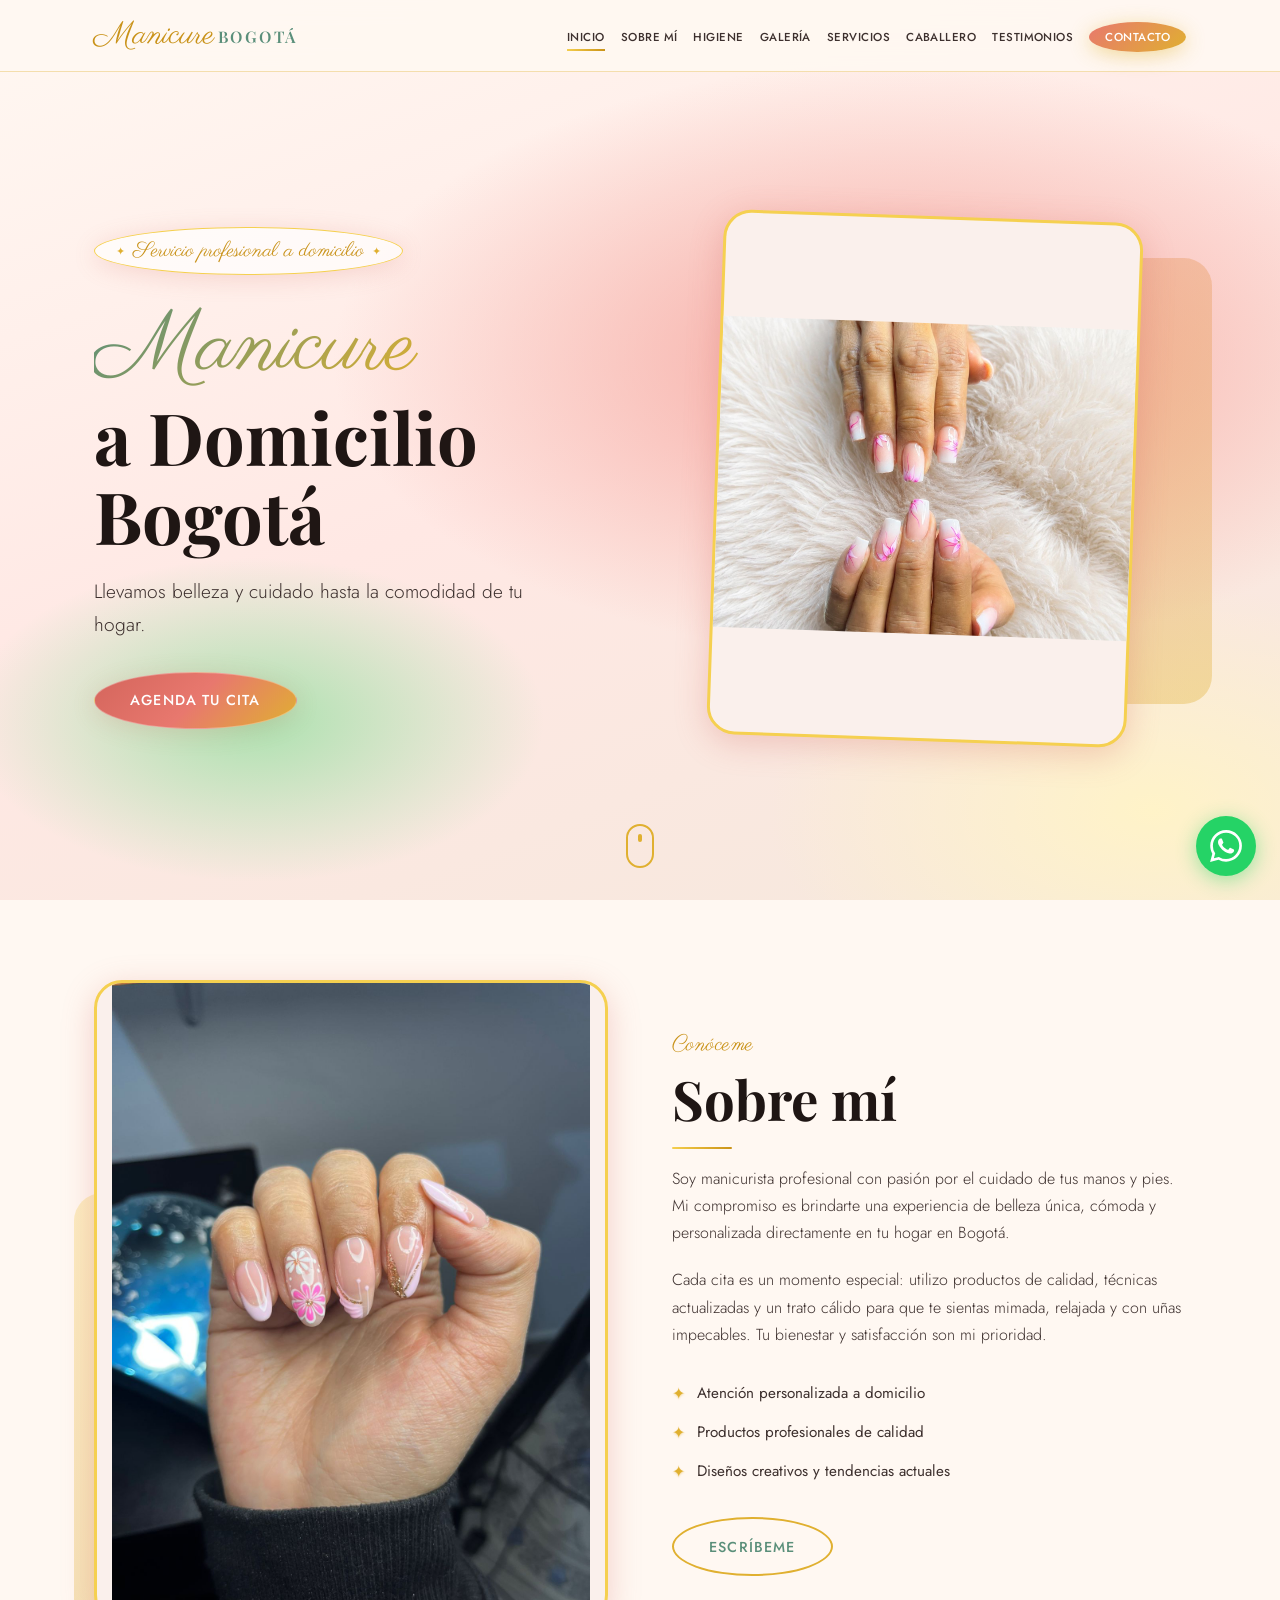
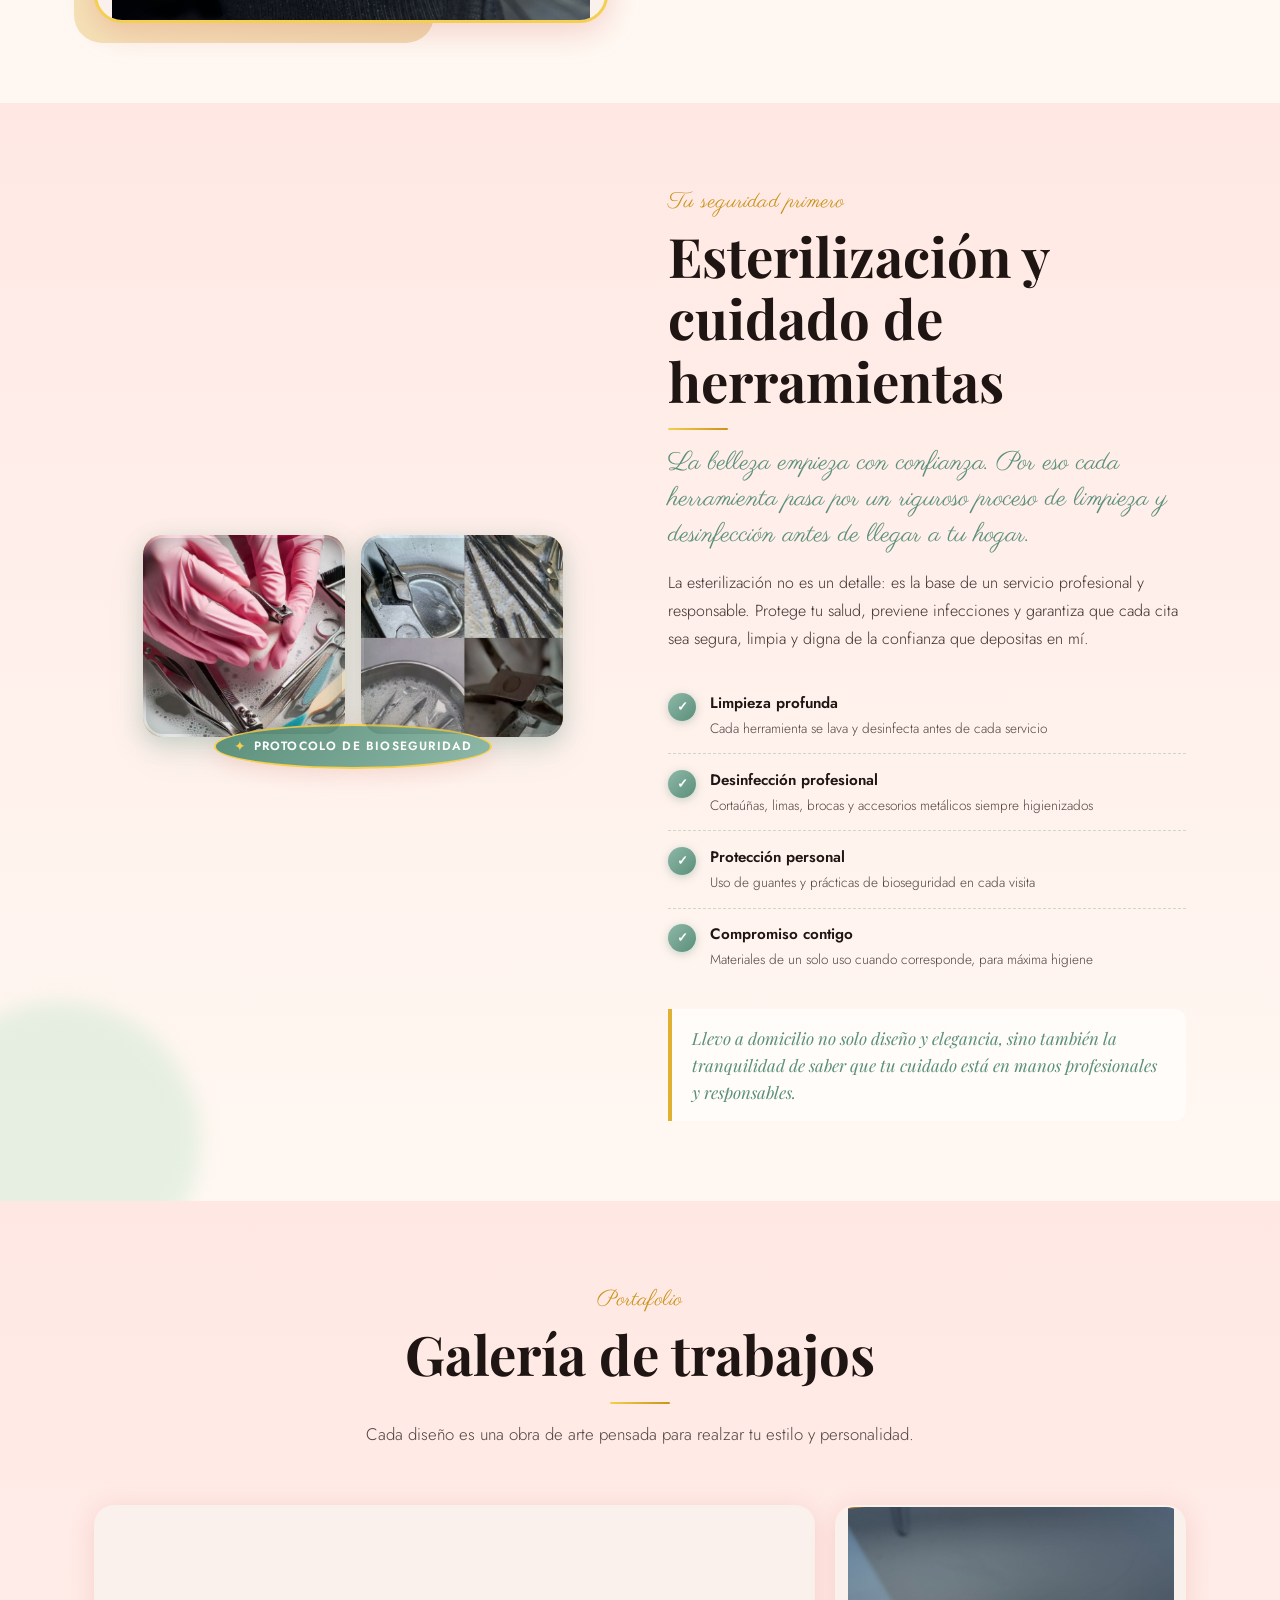
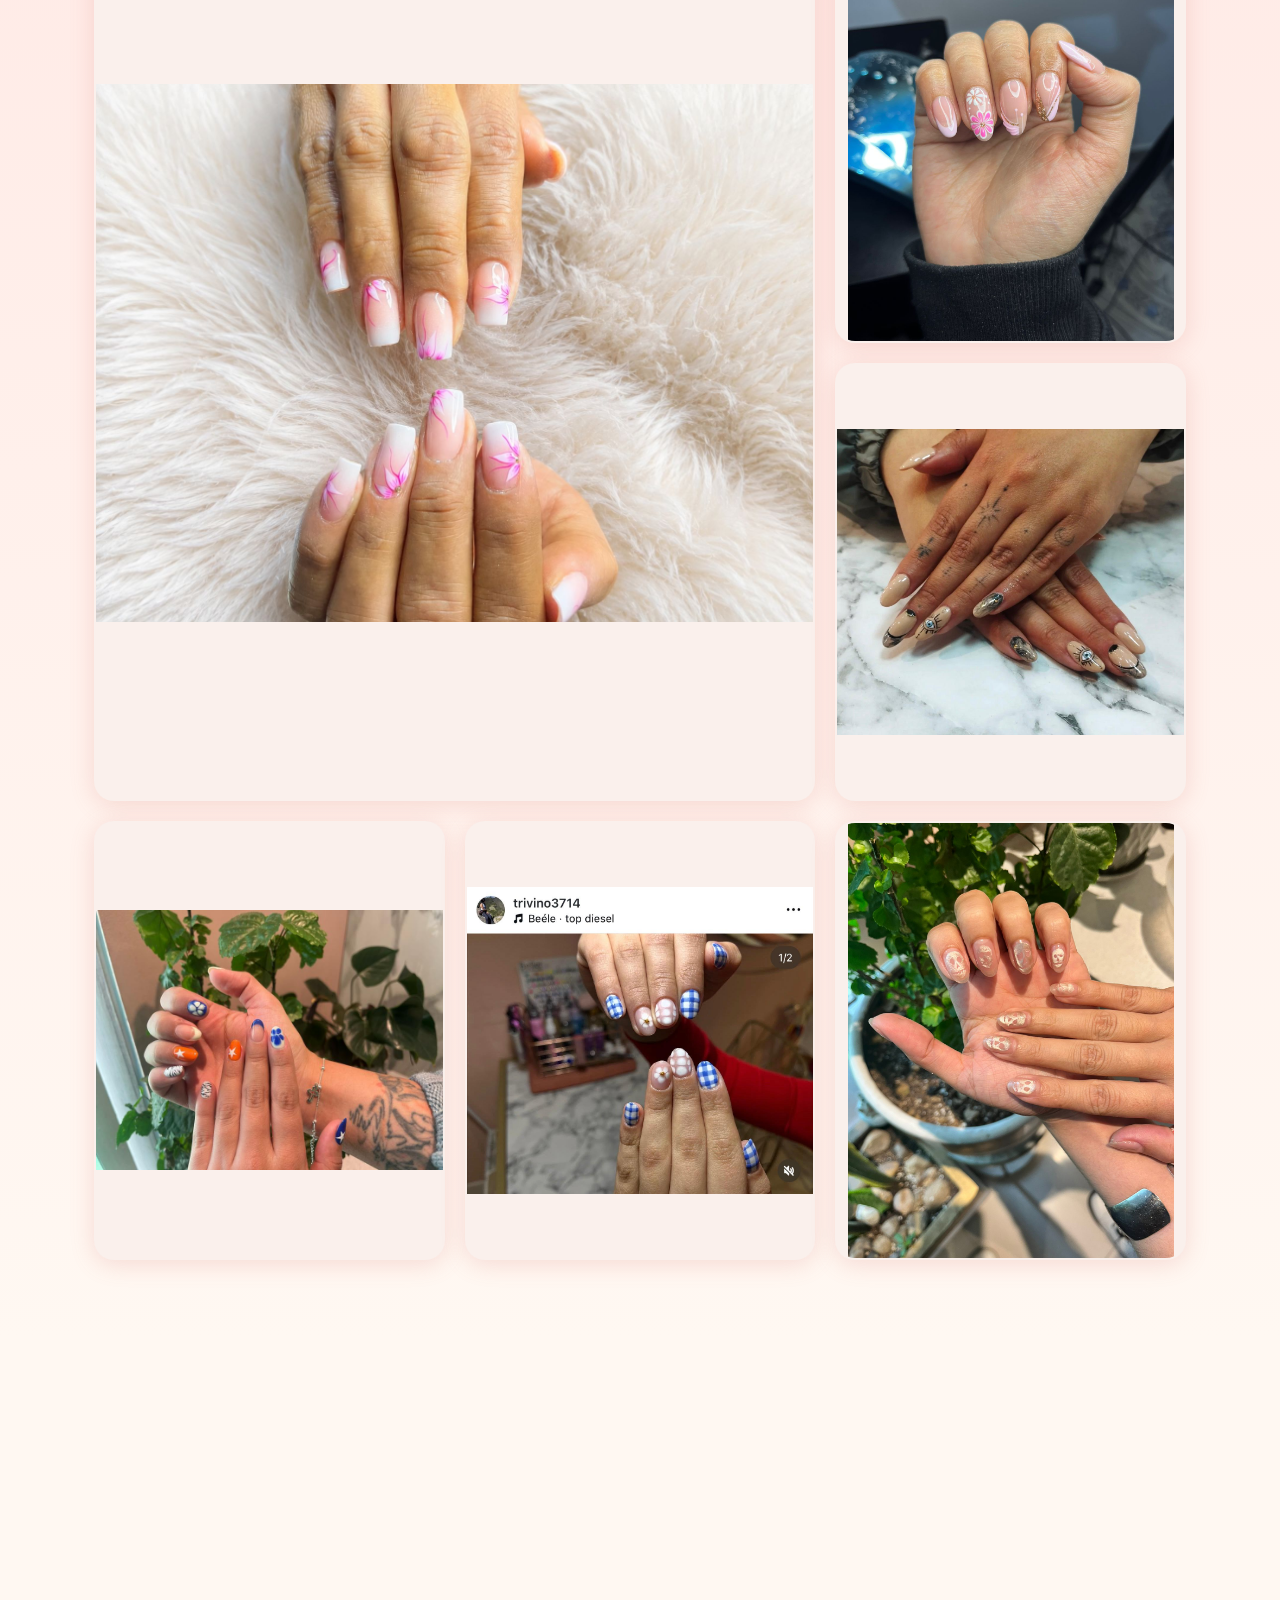
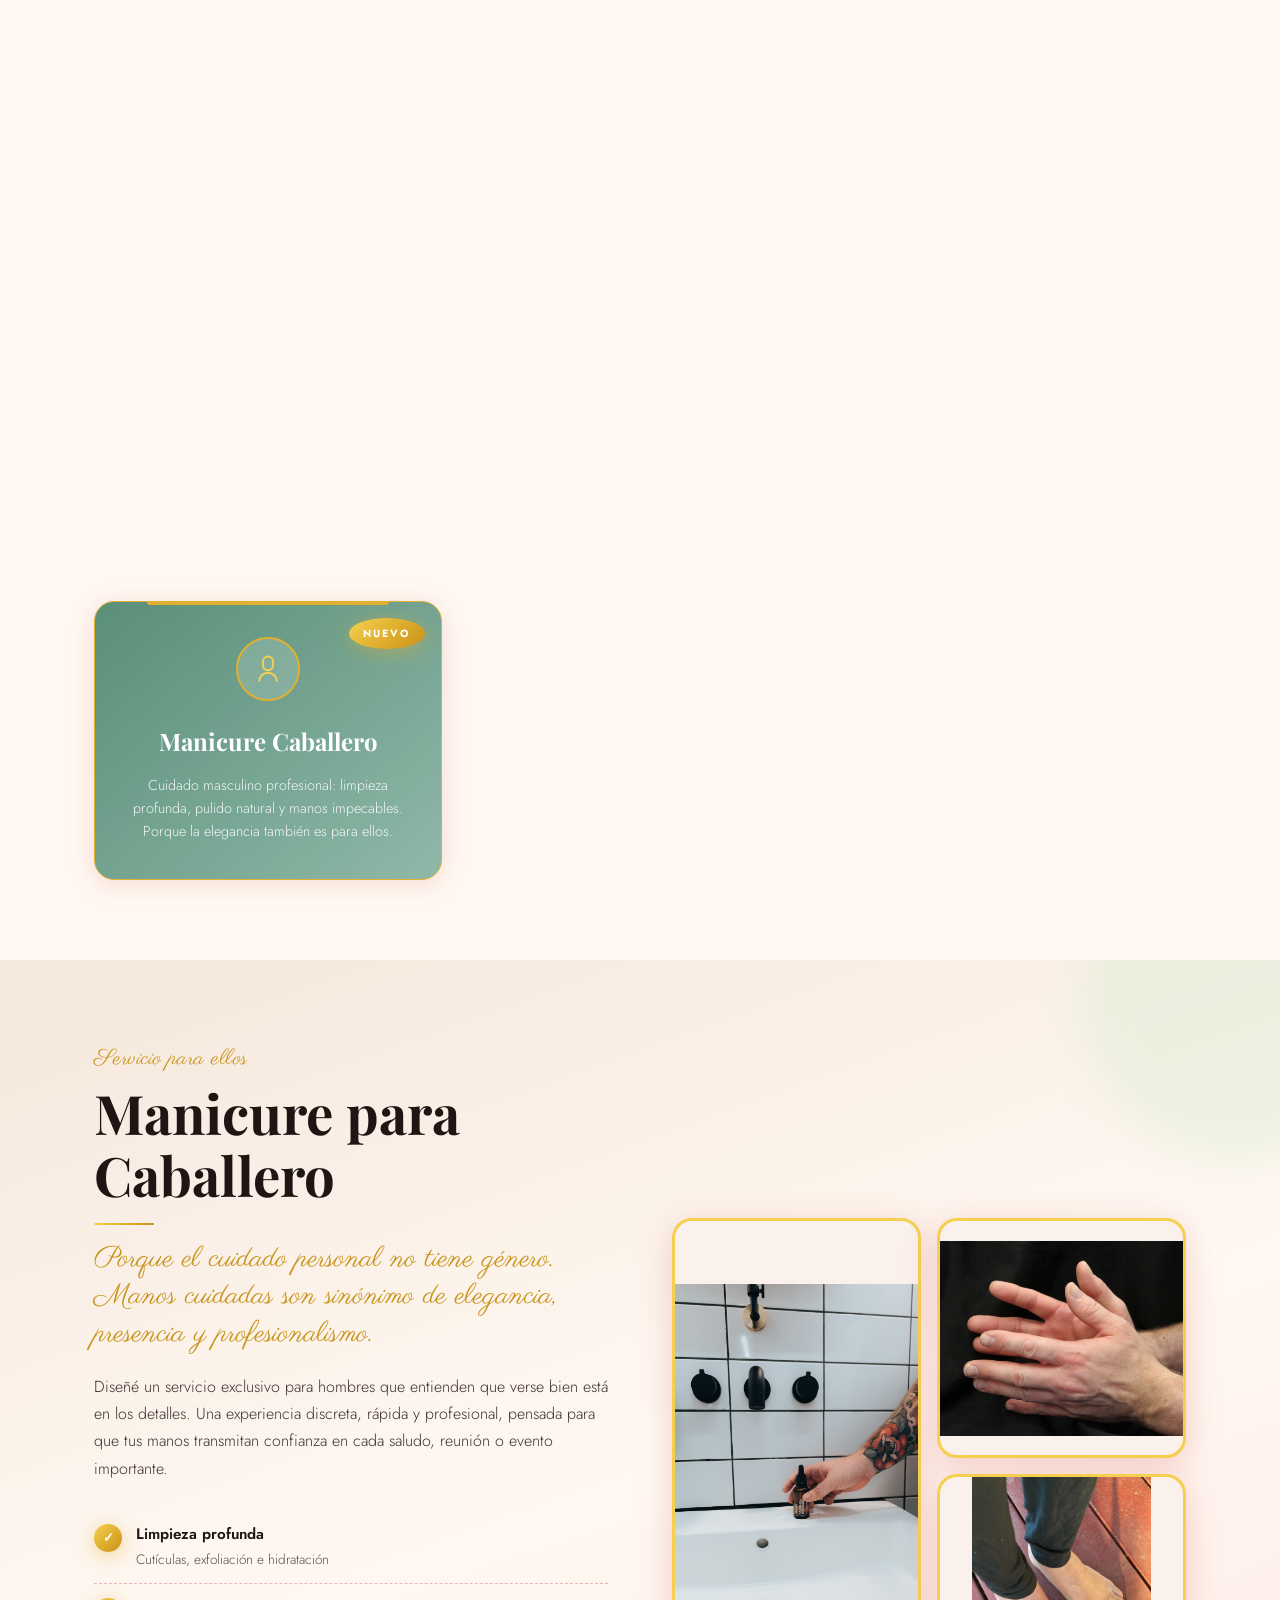
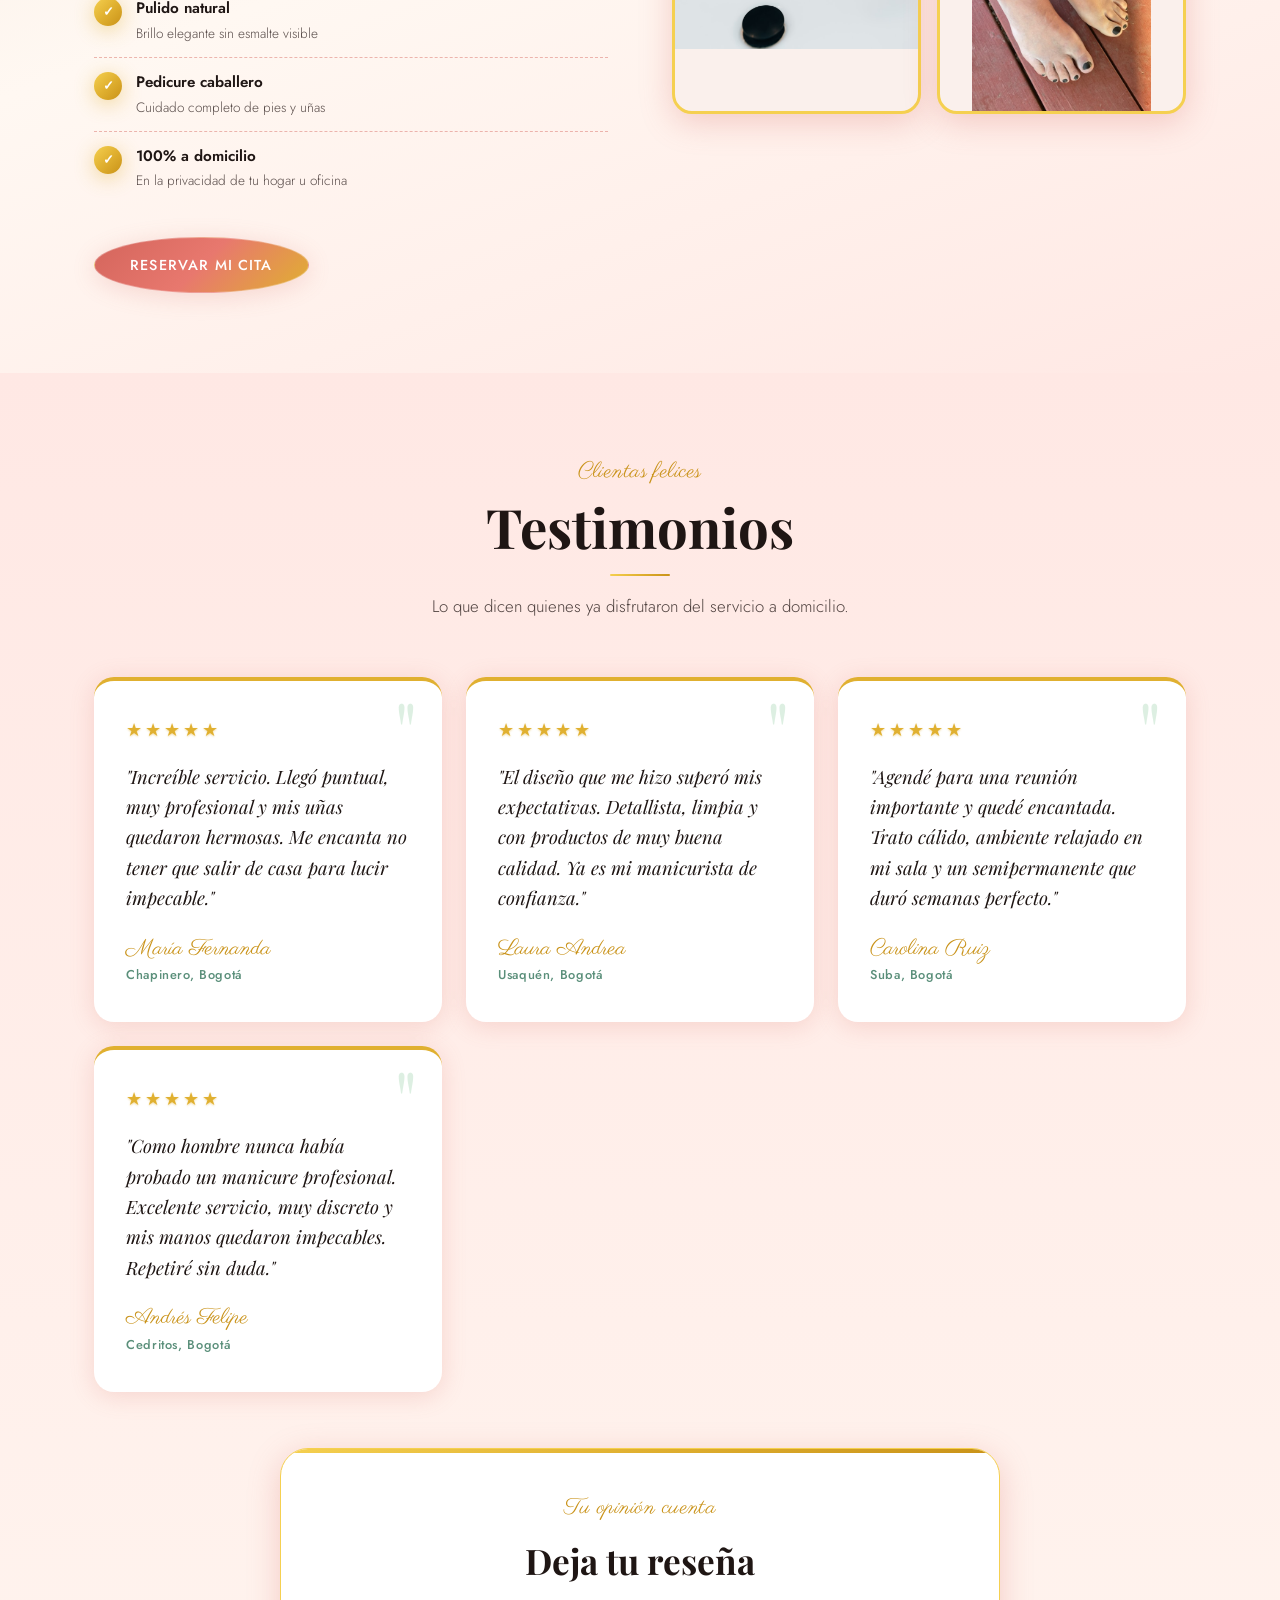
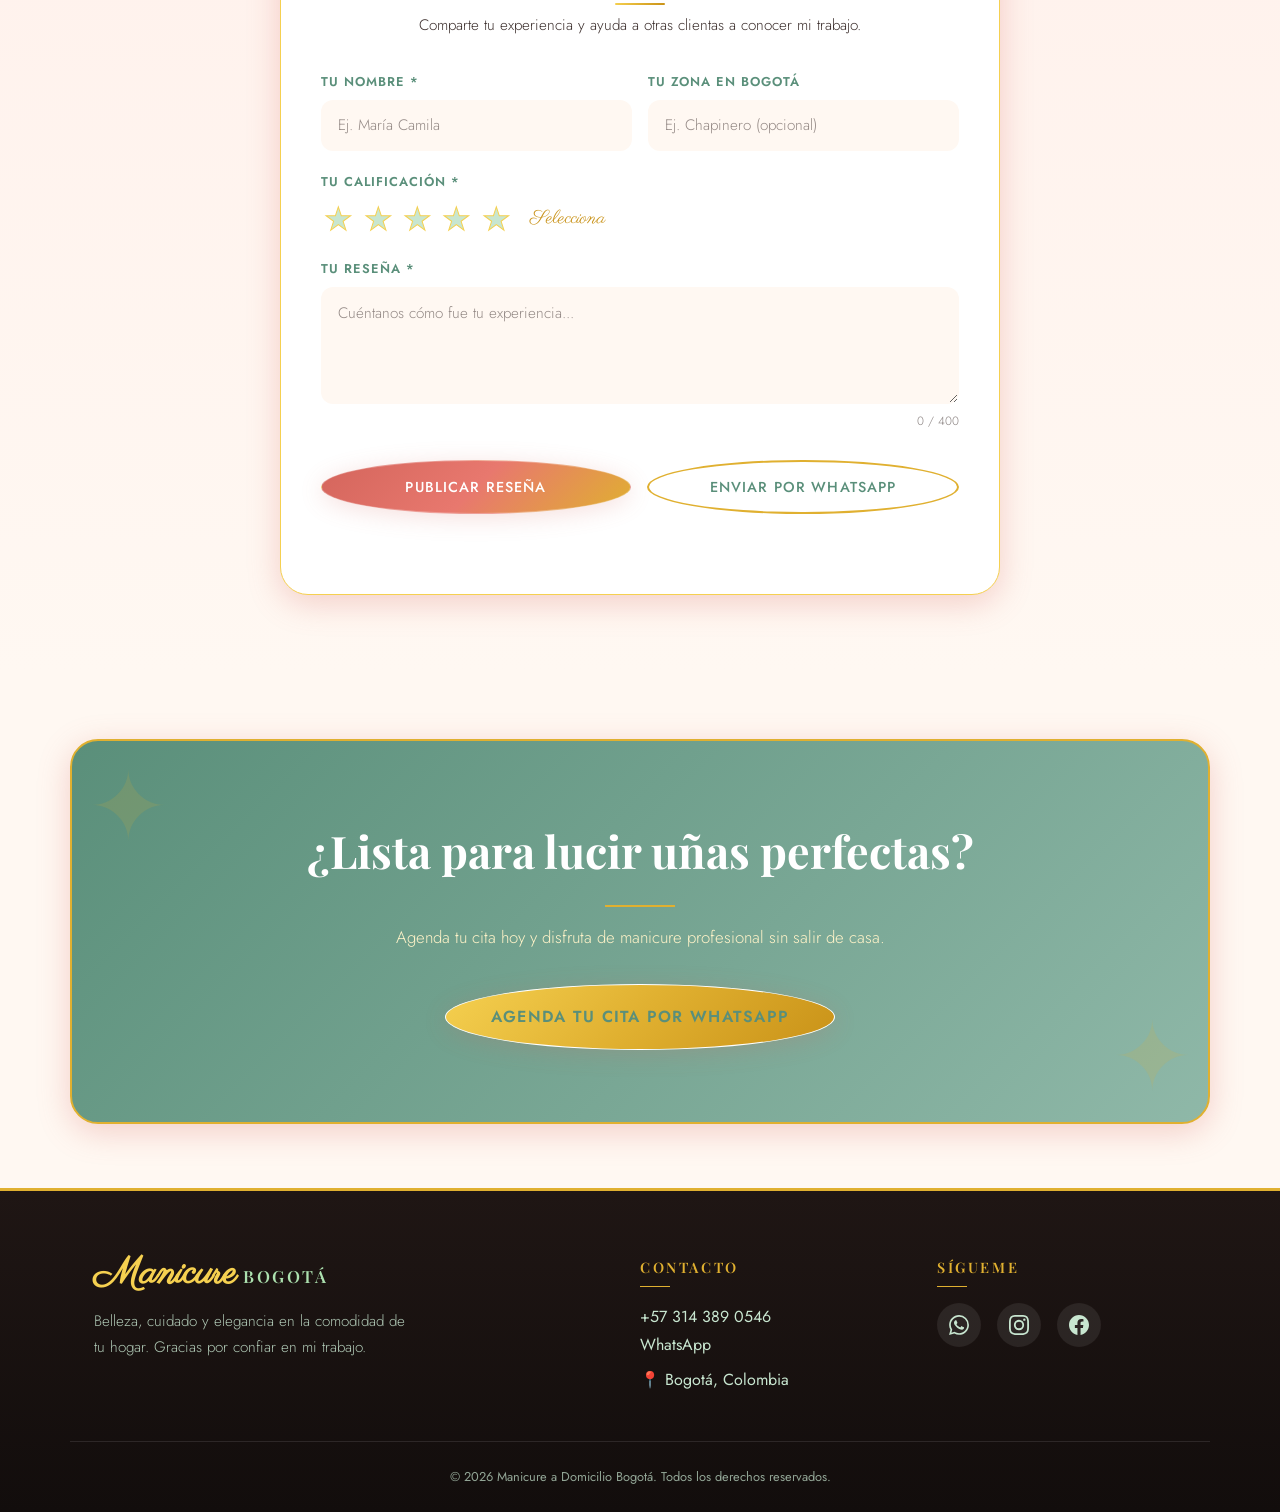
<file: index.html.html>
<!DOCTYPE html>
<html lang="es">
<head>
  <meta charset="UTF-8">
  <meta name="viewport" content="width=device-width, initial-scale=1.0, viewport-fit=cover">
  <meta name="description" content="Manicure a domicilio en Bogotá. Servicios profesionales de manicure, pedicure, semipermanente y spa de manos y pies en la comodidad de tu hogar.">
  <meta name="theme-color" content="#d4655c">
  <meta name="format-detection" content="telephone=yes">
  <!-- Compatibilidad móvil -->
  <meta name="apple-mobile-web-app-capable" content="yes">
  <meta name="apple-mobile-web-app-status-bar-style" content="default">
  <title>Manicure a Domicilio Bogotá | Belleza en tu hogar</title>
  <link rel="stylesheet" href="styles.css">
  <!-- Tipografías elegantes y llamativas -->
  <link rel="preconnect" href="https://fonts.googleapis.com">
  <link rel="preconnect" href="https://fonts.gstatic.com" crossorigin>
  <link href="https://fonts.googleapis.com/css2?family=Playfair+Display:ital,wght@0,400;0,600;0,700;0,800;1,400;1,600&family=Parisienne&family=Jost:wght@300;400;500;600;700&display=swap" rel="stylesheet">
</head>
<body>

  <!-- ========== NAVEGACIÓN ========== -->
  <header class="header" id="header">
    <nav class="nav container">
      <a href="#inicio" class="nav__logo">Manicure<span>Bogotá</span></a>
      <button class="nav__toggle" id="navToggle" aria-label="Abrir menú">
        <span></span>
        <span></span>
        <span></span>
      </button>
      <ul class="nav__menu" id="navMenu">
        <li><a href="#inicio" class="nav__link">Inicio</a></li>
        <li><a href="#sobre-mi" class="nav__link">Sobre mí</a></li>
        <li><a href="#esterilizacion" class="nav__link">Higiene</a></li>
        <li><a href="#galeria" class="nav__link">Galería</a></li>
        <li><a href="#servicios" class="nav__link">Servicios</a></li>
        <li><a href="#caballero" class="nav__link">Caballero</a></li>
        <li><a href="#testimonios" class="nav__link">Testimonios</a></li>
        <li><a href="#contacto" class="nav__link nav__link--cta">Contacto</a></li>
      </ul>
    </nav>
  </header>

  <main>
    <!-- ========== HERO ========== -->
    <section class="hero" id="inicio">
      <div class="hero__bg"></div>
      <div class="hero__content container">
        <div class="hero__text reveal">
          <p class="hero__badge">Servicio profesional a domicilio</p>
          <h1 class="hero__title"><em>Manicure</em><br>a Domicilio Bogotá</h1>
          <p class="hero__subtitle">Llevamos belleza y cuidado hasta la comodidad de tu hogar.</p>
          <a href="https://wa.me/573143890546?text=Hola%2C%20quiero%20agendar%20una%20cita%20de%20manicure" class="btn btn--primary" target="_blank" rel="noopener noreferrer">
            Agenda tu cita
          </a>
        </div>
        <div class="hero__image reveal reveal--delay">
          <div class="hero__image-frame">
            <img
              src="imagenes/WhatsApp%20Image%202026-06-23%20at%206.11.09%20PM.jpeg"
              alt="Manicure francesa con flores rosadas y detalles dorados"
              loading="eager"
            >
          </div>
          <div class="hero__decor"></div>
        </div>
      </div>
      <a href="#sobre-mi" class="hero__scroll" aria-label="Desplazarse hacia abajo">
        <span></span>
      </a>
    </section>

    <!-- ========== SOBRE MÍ ========== -->
    <section class="about section" id="sobre-mi">
      <div class="container about__grid">
        <div class="about__image reveal">
          <div class="about__image-wrapper">
            <img
              src="imagenes/WhatsApp%20Image%202026-05-27%20at%2011.42.43%20PM.jpeg"
              alt="Diseño de uñas con flores rosadas, dorado y detalles artísticos"
              loading="lazy"
            >
          </div>
          <div class="about__accent"></div>
        </div>
        <div class="about__content reveal reveal--delay">
          <span class="section__tag">Conóceme</span>
          <h2 class="section__title">Sobre mí</h2>
          <p class="about__text">
            Soy manicurista profesional con pasión por el cuidado de tus manos y pies.
            Mi compromiso es brindarte una experiencia de belleza única, cómoda y personalizada
            directamente en tu hogar en Bogotá.
          </p>
          <p class="about__text">
            Cada cita es un momento especial: utilizo productos de calidad, técnicas actualizadas
            y un trato cálido para que te sientas mimada, relajada y con uñas impecables.
            Tu bienestar y satisfacción son mi prioridad.
          </p>
          <ul class="about__features">
            <li>
              <span class="about__icon">✦</span>
              Atención personalizada a domicilio
            </li>
            <li>
              <span class="about__icon">✦</span>
              Productos profesionales de calidad
            </li>
            <li>
              <span class="about__icon">✦</span>
              Diseños creativos y tendencias actuales
            </li>
          </ul>
          <a href="https://wa.me/573143890546?text=Hola%2C%20me%20gustar%C3%ADa%20conocer%20m%C3%A1s%20sobre%20tus%20servicios" class="btn btn--secondary" target="_blank" rel="noopener noreferrer">
            Escríbeme
          </a>
        </div>
      </div>
    </section>

    <!-- ========== ESTERILIZACIÓN E HIGIENE ========== -->
    <section class="sterilization section section--alt" id="esterilizacion">
      <div class="container">
        <div class="sterilization__grid">
          <div class="sterilization__gallery reveal">
            <figure class="sterilization__photo sterilization__photo--main">
              <img
                src="imagenes/Captura%20de%20pantalla%202026-06-23%20183914.png"
                alt="Limpieza y desinfección profesional de herramientas de manicure con guantes de protección"
                loading="lazy"
              >
            </figure>
            <figure class="sterilization__photo sterilization__photo--secondary">
              <img
                src="imagenes/Captura%20de%20pantalla%202026-06-23%20183937.png"
                alt="Proceso de esterilización de cortaúñas, limas y brocas de manicure"
                loading="lazy"
              >
            </figure>
            <div class="sterilization__badge">
              <span>✦</span>
              <p>Protocolo de bioseguridad</p>
            </div>
          </div>

          <div class="sterilization__content reveal reveal--delay">
            <span class="section__tag">Tu seguridad primero</span>
            <h2 class="section__title">Esterilización y cuidado de herramientas</h2>
            <p class="sterilization__lead">
              La belleza empieza con confianza. Por eso cada herramienta pasa por un
              riguroso proceso de limpieza y desinfección antes de llegar a tu hogar.
            </p>
            <p class="sterilization__text">
              La esterilización no es un detalle: es la base de un servicio profesional y responsable.
              Protege tu salud, previene infecciones y garantiza que cada cita sea segura,
              limpia y digna de la confianza que depositas en mí.
            </p>
            <ul class="sterilization__list">
              <li>
                <span class="sterilization__icon">✓</span>
                <div>
                  <strong>Limpieza profunda</strong>
                  <span>Cada herramienta se lava y desinfecta antes de cada servicio</span>
                </div>
              </li>
              <li>
                <span class="sterilization__icon">✓</span>
                <div>
                  <strong>Desinfección profesional</strong>
                  <span>Cortaúñas, limas, brocas y accesorios metálicos siempre higienizados</span>
                </div>
              </li>
              <li>
                <span class="sterilization__icon">✓</span>
                <div>
                  <strong>Protección personal</strong>
                  <span>Uso de guantes y prácticas de bioseguridad en cada visita</span>
                </div>
              </li>
              <li>
                <span class="sterilization__icon">✓</span>
                <div>
                  <strong>Compromiso contigo</strong>
                  <span>Materiales de un solo uso cuando corresponde, para máxima higiene</span>
                </div>
              </li>
            </ul>
            <p class="sterilization__note">
              Llevo a domicilio no solo diseño y elegancia, sino también la tranquilidad
              de saber que tu cuidado está en manos profesionales y responsables.
            </p>
          </div>
        </div>
      </div>
    </section>

    <!-- ========== GALERÍA ========== -->
    <section class="gallery section section--alt" id="galeria">
      <div class="container">
        <div class="section__header reveal">
          <span class="section__tag">Portafolio</span>
          <h2 class="section__title">Galería de trabajos</h2>
          <p class="section__desc">Cada diseño es una obra de arte pensada para realzar tu estilo y personalidad.</p>
        </div>
        <div class="gallery__grid">
          <article class="gallery__item reveal">
            <img
              src="imagenes/WhatsApp%20Image%202026-06-23%20at%206.11.09%20PM.jpeg"
              alt="Manicure francesa con flores rosadas y brillos sobre fondo elegante"
              loading="lazy"
            >
            <div class="gallery__overlay">
              <h3>Francesa floral</h3>
              <p>Flores · Detalles dorados</p>
            </div>
          </article>
          <article class="gallery__item reveal reveal--delay">
            <img
              src="imagenes/WhatsApp%20Image%202026-05-27%20at%2011.42.43%20PM.jpeg"
              alt="Nail art con flores rosadas, glitter dorado y diseños delicados"
              loading="lazy"
            >
            <div class="gallery__overlay">
              <h3>Arte en uñas</h3>
              <p>Flores · Glitter dorado</p>
            </div>
          </article>
          <article class="gallery__item reveal reveal--delay-2">
            <img
              src="imagenes/WhatsApp%20Image%202026-05-27%20at%2011.51.50%20PM.jpeg"
              alt="Manicure elegante con diseño ojo turco y mármol en uñas almendradas"
              loading="lazy"
            >
            <div class="gallery__overlay">
              <h3>Diseño artístico</h3>
              <p>Semipermanente · Detalles en oro</p>
            </div>
          </article>
          <article class="gallery__item reveal reveal--delay-3">
            <img
              src="imagenes/WhatsApp%20Image%202026-05-27%20at%2011.48.00%20PM.jpeg"
              alt="Manicure colorida con flores, estrellas y diseños creativos"
              loading="lazy"
            >
            <div class="gallery__overlay">
              <h3>Diseños creativos</h3>
              <p>Nail art · Tendencias</p>
            </div>
          </article>
          <article class="gallery__item reveal reveal--delay">
            <img
              src="imagenes/WhatsApp%20Image%202026-05-27%20at%2011.51.46%20PM.jpeg"
              alt="Manicure con cuadros azules y flores delicadas"
              loading="lazy"
            >
            <div class="gallery__overlay">
              <h3>Estilo delicado</h3>
              <p>Vichy · Flores</p>
            </div>
          </article>
          <article class="gallery__item reveal reveal--delay-2">
            <img
              src="imagenes/WhatsApp%20Image%202026-05-27%20at%2011.45.30%20PM.jpeg"
              alt="Manicure nude con calaveras perlado y fondo natural"
              loading="lazy"
            >
            <div class="gallery__overlay">
              <h3>Elegancia nude</h3>
              <p>Detalles perlados</p>
            </div>
          </article>
        </div>
      </div>
    </section>

    <!-- ========== SERVICIOS ========== -->
    <section class="services section" id="servicios">
      <div class="container">
        <div class="section__header reveal">
          <span class="section__tag">Lo que ofrezco</span>
          <h2 class="section__title">Servicios</h2>
          <p class="section__desc">Cuidado integral para tus manos y pies, con la comodidad de recibirlo en casa.</p>
        </div>
        <div class="services__grid">
          <article class="service-card reveal">
            <div class="service-card__icon">
              <svg viewBox="0 0 24 24" fill="none" stroke="currentColor" stroke-width="1.5"><path d="M12 2v4M8 6h8M6 10c0 4 2 8 6 12 4-4 6-8 6-12H6z"/></svg>
            </div>
            <h3>Manicure</h3>
            <p>Limpieza, forma, cutículas y esmaltado para unas manos impecables y cuidadas.</p>
          </article>
          <article class="service-card reveal reveal--delay">
            <div class="service-card__icon">
              <svg viewBox="0 0 24 24" fill="none" stroke="currentColor" stroke-width="1.5"><ellipse cx="12" cy="18" rx="6" ry="4"/><path d="M8 14V8a4 4 0 018 0v6"/></svg>
            </div>
            <h3>Pedicure</h3>
            <p>Tratamiento completo para tus pies: exfoliación, hidratación y acabado perfecto.</p>
          </article>
          <article class="service-card reveal reveal--delay-2">
            <div class="service-card__icon">
              <svg viewBox="0 0 24 24" fill="none" stroke="currentColor" stroke-width="1.5"><circle cx="12" cy="12" r="8"/><path d="M12 8v4l2 2"/></svg>
            </div>
            <h3>Semipermanente</h3>
            <p>Esmaltado de larga duración con acabado brillante y resistencia por semanas.</p>
          </article>
          <article class="service-card reveal reveal--delay">
            <div class="service-card__icon">
              <svg viewBox="0 0 24 24" fill="none" stroke="currentColor" stroke-width="1.5"><path d="M4 12h16M12 4l4 8-4 8-4-8 4-8z"/></svg>
            </div>
            <h3>Diseño de uñas</h3>
            <p>Arte personalizado: flores, geométricos, francesa y las tendencias que más te gusten.</p>
          </article>
          <article class="service-card reveal reveal--delay-2">
            <div class="service-card__icon">
              <svg viewBox="0 0 24 24" fill="none" stroke="currentColor" stroke-width="1.5"><path d="M8 12c0-2 2-4 4-4s4 2 4 4-2 4-4 4-4-2-4-4z"/><path d="M4 20c2-4 6-6 8-6s6 2 8 6"/></svg>
            </div>
            <h3>Spa de manos y pies</h3>
            <p>Experiencia relajante con exfoliación, mascarillas e hidratación profunda.</p>
          </article>
          <article class="service-card reveal reveal--delay-3">
            <div class="service-card__icon">
              <svg viewBox="0 0 24 24" fill="none" stroke="currentColor" stroke-width="1.5"><path d="M3 12h4l2-4 4 8 2-4h6"/><circle cx="18" cy="6" r="2"/></svg>
            </div>
            <h3>Atención a domicilio</h3>
            <p>Llego a tu hogar en Bogotá con todo lo necesario para tu comodidad y tranquilidad.</p>
          </article>
          <article class="service-card service-card--featured reveal">
            <span class="service-card__badge">Nuevo</span>
            <div class="service-card__icon">
              <svg viewBox="0 0 24 24" fill="none" stroke="currentColor" stroke-width="1.5"><path d="M12 2a4 4 0 014 4v3a4 4 0 11-8 0V6a4 4 0 014-4z"/><path d="M5 22c0-4 3-7 7-7s7 3 7 7"/></svg>
            </div>
            <h3>Manicure Caballero</h3>
            <p>Cuidado masculino profesional: limpieza profunda, pulido natural y manos impecables. Porque la elegancia también es para ellos.</p>
          </article>
        </div>
      </div>
    </section>

    <!-- ========== MANICURE CABALLERO ========== -->
    <section class="men-service section" id="caballero">
      <div class="container">
        <div class="men-service__grid">
          <div class="men-service__content reveal">
            <span class="section__tag">Servicio para ellos</span>
            <h2 class="section__title">Manicure para Caballero</h2>
            <p class="men-service__lead">
              Porque el cuidado personal no tiene género.
              Manos cuidadas son sinónimo de elegancia, presencia y profesionalismo.
            </p>
            <p class="men-service__text">
              Diseñé un servicio exclusivo para hombres que entienden que verse bien
              está en los detalles. Una experiencia discreta, rápida y profesional,
              pensada para que tus manos transmitan confianza en cada saludo,
              reunión o evento importante.
            </p>
            <ul class="men-service__features">
              <li>
                <span class="men-service__check">✓</span>
                <div>
                  <strong>Limpieza profunda</strong>
                  <span>Cutículas, exfoliación e hidratación</span>
                </div>
              </li>
              <li>
                <span class="men-service__check">✓</span>
                <div>
                  <strong>Pulido natural</strong>
                  <span>Brillo elegante sin esmalte visible</span>
                </div>
              </li>
              <li>
                <span class="men-service__check">✓</span>
                <div>
                  <strong>Pedicure caballero</strong>
                  <span>Cuidado completo de pies y uñas</span>
                </div>
              </li>
              <li>
                <span class="men-service__check">✓</span>
                <div>
                  <strong>100% a domicilio</strong>
                  <span>En la privacidad de tu hogar u oficina</span>
                </div>
              </li>
            </ul>
            <a href="https://wa.me/573143890546?text=Hola%2C%20quiero%20agendar%20una%20cita%20de%20manicure%20para%20caballero" class="btn btn--primary" target="_blank" rel="noopener noreferrer">
              Reservar mi cita
            </a>
          </div>
          <div class="men-service__gallery">
            <div class="men-service__photo men-service__photo--1 reveal">
              <img
                src="imagenes/caballero-1.jpg"
                alt="Cuidado masculino y rutina de uñas y manos para hombres"
                loading="lazy"
              >
            </div>
            <div class="men-service__photo men-service__photo--2 reveal reveal--delay">
              <img
                src="imagenes/caballero-2.jpg"
                alt="Manos masculinas con manicure natural y uñas cuidadas"
                loading="lazy"
              >
            </div>
            <div class="men-service__photo men-service__photo--3 reveal reveal--delay-2">
              <img
                src="imagenes/caballero-3.jpg"
                alt="Pedicure para caballero con esmalte oscuro elegante"
                loading="lazy"
              >
            </div>
          </div>
        </div>
      </div>
    </section>

    <!-- ========== TESTIMONIOS ========== -->
    <section class="testimonials section section--alt" id="testimonios">
      <div class="container">
        <div class="section__header reveal">
          <span class="section__tag">Clientas felices</span>
          <h2 class="section__title">Testimonios</h2>
          <p class="section__desc">Lo que dicen quienes ya disfrutaron del servicio a domicilio.</p>
        </div>
        <div class="testimonials__grid">
          <blockquote class="testimonial-card reveal">
            <div class="testimonial-card__stars">★★★★★</div>
            <p class="testimonial-card__text">
              "Increíble servicio. Llegó puntual, muy profesional y mis uñas quedaron hermosas.
              Me encanta no tener que salir de casa para lucir impecable."
            </p>
            <footer class="testimonial-card__author">
              <span class="testimonial-card__name">María Fernanda</span>
              <span class="testimonial-card__location">Chapinero, Bogotá</span>
            </footer>
          </blockquote>
          <blockquote class="testimonial-card reveal reveal--delay">
            <div class="testimonial-card__stars">★★★★★</div>
            <p class="testimonial-card__text">
              "El diseño que me hizo superó mis expectativas. Detallista, limpia y con productos
              de muy buena calidad. Ya es mi manicurista de confianza."
            </p>
            <footer class="testimonial-card__author">
              <span class="testimonial-card__name">Laura Andrea</span>
              <span class="testimonial-card__location">Usaquén, Bogotá</span>
            </footer>
          </blockquote>
          <blockquote class="testimonial-card reveal reveal--delay-2">
            <div class="testimonial-card__stars">★★★★★</div>
            <p class="testimonial-card__text">
              "Agendé para una reunión importante y quedé encantada. Trato cálido, ambiente
              relajado en mi sala y un semipermanente que duró semanas perfecto."
            </p>
            <footer class="testimonial-card__author">
              <span class="testimonial-card__name">Carolina Ruiz</span>
              <span class="testimonial-card__location">Suba, Bogotá</span>
            </footer>
          </blockquote>
          <blockquote class="testimonial-card reveal reveal--delay-3">
            <div class="testimonial-card__stars">★★★★★</div>
            <p class="testimonial-card__text">
              "Como hombre nunca había probado un manicure profesional. Excelente servicio,
              muy discreto y mis manos quedaron impecables. Repetiré sin duda."
            </p>
            <footer class="testimonial-card__author">
              <span class="testimonial-card__name">Andrés Felipe</span>
              <span class="testimonial-card__location">Cedritos, Bogotá</span>
            </footer>
          </blockquote>
        </div>

        <!-- Reseñas de clientas (guardadas en el dispositivo) -->
        <div class="reviews__user-grid" id="userReviewsGrid"></div>

        <!-- Formulario para dejar reseña -->
        <div class="review-form-wrapper reveal" id="reviewFormWrapper">
          <div class="review-form-card">
            <div class="review-form-header">
              <span class="section__tag">Tu opinión cuenta</span>
              <h3 class="review-form-title">Deja tu reseña</h3>
              <p class="review-form-desc">Comparte tu experiencia y ayuda a otras clientas a conocer mi trabajo.</p>
            </div>
            <form class="review-form" id="reviewForm" novalidate>
              <div class="review-form__row">
                <div class="review-form__field">
                  <label for="reviewName">Tu nombre *</label>
                  <input
                    type="text"
                    id="reviewName"
                    name="name"
                    placeholder="Ej. María Camila"
                    maxlength="40"
                    required
                  >
                </div>
                <div class="review-form__field">
                  <label for="reviewLocation">Tu zona en Bogotá</label>
                  <input
                    type="text"
                    id="reviewLocation"
                    name="location"
                    placeholder="Ej. Chapinero (opcional)"
                    maxlength="40"
                  >
                </div>
              </div>

              <div class="review-form__field">
                <label>Tu calificación *</label>
                <div class="rating-stars" id="ratingStars" role="radiogroup" aria-label="Calificación">
                  <button type="button" class="rating-star" data-value="1" aria-label="1 estrella">★</button>
                  <button type="button" class="rating-star" data-value="2" aria-label="2 estrellas">★</button>
                  <button type="button" class="rating-star" data-value="3" aria-label="3 estrellas">★</button>
                  <button type="button" class="rating-star" data-value="4" aria-label="4 estrellas">★</button>
                  <button type="button" class="rating-star" data-value="5" aria-label="5 estrellas">★</button>
                  <span class="rating-stars__label" id="ratingLabel">Selecciona</span>
                </div>
              </div>

              <div class="review-form__field">
                <label for="reviewText">Tu reseña *</label>
                <textarea
                  id="reviewText"
                  name="text"
                  rows="4"
                  maxlength="400"
                  placeholder="Cuéntanos cómo fue tu experiencia..."
                  required
                ></textarea>
                <span class="review-form__counter" id="reviewCounter">0 / 400</span>
              </div>

              <div class="review-form__actions">
                <button type="submit" class="btn btn--primary">Publicar reseña</button>
                <button type="button" class="btn btn--secondary" id="sendWhatsappReview">
                  Enviar por WhatsApp
                </button>
              </div>

              <div class="review-form__message" id="reviewMessage" aria-live="polite"></div>
            </form>
          </div>
        </div>
      </div>
    </section>

    <!-- ========== CTA CONTACTO ========== -->
    <section class="cta section" id="contacto">
      <div class="container cta__inner reveal">
        <h2 class="cta__title">¿Lista para lucir uñas perfectas?</h2>
        <p class="cta__text">Agenda tu cita hoy y disfruta de manicure profesional sin salir de casa.</p>
        <a href="https://wa.me/573143890546?text=Hola%2C%20quiero%20agendar%20una%20cita" class="btn btn--primary btn--large" target="_blank" rel="noopener noreferrer">
          Agenda tu cita por WhatsApp
        </a>
      </div>
    </section>
  </main>

  <!-- ========== FOOTER ========== -->
  <footer class="footer">
    <div class="container footer__grid">
      <div class="footer__brand">
        <h3 class="footer__logo">Manicure<span>Bogotá</span></h3>
        <p class="footer__message">
          Belleza, cuidado y elegancia en la comodidad de tu hogar.
          Gracias por confiar en mi trabajo.
        </p>
      </div>
      <div class="footer__contact">
        <h4>Contacto</h4>
        <p>
          <a href="tel:+573143890546">+57 314 389 0546</a>
        </p>
        <p>
          <a href="https://wa.me/573143890546" target="_blank" rel="noopener noreferrer">WhatsApp</a>
        </p>
        <p class="footer__city">📍 Bogotá, Colombia</p>
      </div>
      <div class="footer__social">
        <h4>Sígueme</h4>
        <div class="footer__social-links">
          <a href="https://wa.me/573143890546" class="footer__social-link" target="_blank" rel="noopener noreferrer" aria-label="WhatsApp">
            <svg viewBox="0 0 24 24" fill="currentColor"><path d="M17.472 14.382c-.297-.149-1.758-.867-2.03-.967-.273-.099-.471-.148-.67.15-.197.297-.767.966-.94 1.164-.173.199-.347.223-.644.075-.297-.15-1.255-.463-2.39-1.475-.883-.788-1.48-1.761-1.653-2.059-.173-.297-.018-.458.13-.606.134-.133.298-.347.446-.52.149-.174.198-.298.298-.497.099-.198.05-.371-.025-.52-.075-.149-.669-1.612-.916-2.207-.242-.579-.487-.5-.669-.51-.173-.008-.371-.01-.57-.01-.198 0-.52.074-.792.372-.272.297-1.04 1.016-1.04 2.479 0 1.462 1.065 2.875 1.213 3.074.149.198 2.096 3.2 5.077 4.487.709.306 1.262.489 1.694.625.712.227 1.36.195 1.871.118.571-.085 1.758-.719 2.006-1.413.248-.694.248-1.289.173-1.413-.074-.124-.272-.198-.57-.347m-5.421 7.403h-.004a9.87 9.87 0 01-5.031-1.378l-.361-.214-3.741.982.998-3.648-.235-.374a9.86 9.86 0 01-1.51-5.26c.001-5.45 4.436-9.884 9.888-9.884 2.64 0 5.122 1.03 6.988 2.898a9.825 9.825 0 012.893 6.994c-.003 5.45-4.435 9.884-9.881 9.884m8.413-18.297A11.815 11.815 0 0012.05 0C5.495 0 .16 5.335.157 11.892c0 2.096.547 4.142 1.588 5.945L.057 24l6.305-1.654a11.882 11.882 0 005.683 1.448h.005c6.554 0 11.89-5.335 11.893-11.893a11.821 11.821 0 00-3.48-8.413z"/></svg>
          </a>
          <a href="#" class="footer__social-link" aria-label="Instagram">
            <svg viewBox="0 0 24 24" fill="currentColor"><path d="M12 2.163c3.204 0 3.584.012 4.85.07 3.252.148 4.771 1.691 4.919 4.919.058 1.265.069 1.645.069 4.849 0 3.205-.012 3.584-.069 4.849-.149 3.225-1.664 4.771-4.919 4.919-1.266.058-1.644.07-4.85.07-3.204 0-3.584-.012-4.849-.07-3.26-.149-4.771-1.699-4.919-4.92-.058-1.265-.07-1.644-.07-4.849 0-3.204.013-3.583.07-4.849.149-3.227 1.664-4.771 4.919-4.919 1.266-.057 1.645-.069 4.849-.069zM12 0C8.741 0 8.333.014 7.053.072 2.695.272.273 2.69.073 7.052.014 8.333 0 8.741 0 12c0 3.259.014 3.668.072 4.948.2 4.358 2.618 6.78 6.98 6.98C8.333 23.986 8.741 24 12 24c3.259 0 3.668-.014 4.948-.072 4.354-.2 6.782-2.618 6.979-6.98.059-1.28.073-1.689.073-4.948 0-3.259-.014-3.667-.072-4.947-.196-4.354-2.617-6.78-6.979-6.98C15.668.014 15.259 0 12 0zm0 5.838a6.162 6.162 0 100 12.324 6.162 6.162 0 000-12.324zM12 16a4 4 0 110-8 4 4 0 010 8zm6.406-11.845a1.44 1.44 0 100 2.881 1.44 1.44 0 000-2.881z"/></svg>
          </a>
          <a href="#" class="footer__social-link" aria-label="Facebook">
            <svg viewBox="0 0 24 24" fill="currentColor"><path d="M24 12.073c0-6.627-5.373-12-12-12s-12 5.373-12 12c0 5.99 4.388 10.954 10.125 11.854v-8.385H7.078v-3.47h3.047V9.43c0-3.007 1.792-4.669 4.533-4.669 1.312 0 2.686.235 2.686.235v2.953H15.83c-1.491 0-1.956.925-1.956 1.874v2.25h3.328l-.532 3.47h-2.796v8.385C19.612 23.027 24 18.062 24 12.073z"/></svg>
          </a>
        </div>
      </div>
    </div>
    <div class="footer__bottom container">
      <p>&copy; 2026 Manicure a Domicilio Bogotá. Todos los derechos reservados.</p>
    </div>
  </footer>

  <!-- ========== BOTÓN FLOTANTE WHATSAPP ========== -->
  <a
    href="https://wa.me/573143890546"
    class="whatsapp-float"
    target="_blank"
    rel="noopener noreferrer"
    aria-label="Contactar por WhatsApp"
    id="whatsappFloat"
  >
    <svg viewBox="0 0 24 24" fill="currentColor">
      <path d="M17.472 14.382c-.297-.149-1.758-.867-2.03-.967-.273-.099-.471-.148-.67.15-.197.297-.767.966-.94 1.164-.173.199-.347.223-.644.075-.297-.15-1.255-.463-2.39-1.475-.883-.788-1.48-1.761-1.653-2.059-.173-.297-.018-.458.13-.606.134-.133.298-.347.446-.52.149-.174.198-.298.298-.497.099-.198.05-.371-.025-.52-.075-.149-.669-1.612-.916-2.207-.242-.579-.487-.5-.669-.51-.173-.008-.371-.01-.57-.01-.198 0-.52.074-.792.372-.272.297-1.04 1.016-1.04 2.479 0 1.462 1.065 2.875 1.213 3.074.149.198 2.096 3.2 5.077 4.487.709.306 1.262.489 1.694.625.712.227 1.36.195 1.871.118.571-.085 1.758-.719 2.006-1.413.248-.694.248-1.289.173-1.413-.074-.124-.272-.198-.57-.347m-5.421 7.403h-.004a9.87 9.87 0 01-5.031-1.378l-.361-.214-3.741.982.998-3.648-.235-.374a9.86 9.86 0 01-1.51-5.26c.001-5.45 4.436-9.884 9.888-9.884 2.64 0 5.122 1.03 6.988 2.898a9.825 9.825 0 012.893 6.994c-.003 5.45-4.435 9.884-9.881 9.884m8.413-18.297A11.815 11.815 0 0012.05 0C5.495 0 .16 5.335.157 11.892c0 2.096.547 4.142 1.588 5.945L.057 24l6.305-1.654a11.882 11.882 0 005.683 1.448h.005c6.554 0 11.89-5.335 11.893-11.893a11.821 11.821 0 00-3.48-8.413z"/>
    </svg>
    <span class="whatsapp-float__tooltip">¡Escríbeme!</span>
  </a>

  <script src="script.js"></script>
</body>
</html>
</file>
<file: styles.css>
/* ============================================
   MANICURE A DOMICILIO BOGOTÁ - ESTILOS
   Paleta: palo de rosa, rosado suave, beige,
   verde celadón elegante
   ============================================ */

/* ---------- Variables CSS ---------- */
:root {
  /* Paleta - Palo de rosa (más saturado y llamativo) */
  --color-rose-dusty: #d4655c;      /* Palo de rosa intenso */
  --color-rose: #e8786e;             /* Palo de rosa medio */
  --color-rose-soft: #f5a8a0;        /* Rosado suave */
  --color-rose-light: #ffe8e4;       /* Rosado muy claro */

  /* Paleta - Verde celadón */
  --color-celadon: #8FB8A8;          /* Celadón principal */
  --color-celadon-dark: #5A8F7A;     /* Celadón oscuro */
  --color-celadon-light: #ACE1AF;    /* Celadón claro clásico */
  --color-celadon-soft: #C8E6D0;     /* Celadón muy suave */

  /* Paleta - Dorado (más brillante) */
  --color-gold: #e0b030;             /* Dorado real */
  --color-gold-dark: #c99218;        /* Dorado oscuro */
  --color-gold-light: #f5d050;       /* Dorado claro */
  --color-gold-soft: #fff3c8;        /* Dorado muy suave */

  /* Neutros */
  --color-beige: #fff8f2;            /* Beige claro */
  --color-beige-warm: #f5e8dc;
  --color-text: #3d302e;
  --color-text-dark: #1f1614;
  --color-white: #ffffff;

  /* Compatibilidad con código existente */
  --color-succulent: var(--color-celadon);
  --color-succulent-dark: var(--color-celadon-dark);
  --color-succulent-light: var(--color-celadon-light);
  --color-pine: var(--color-celadon);
  --color-pine-dark: var(--color-celadon-dark);
  --color-pine-light: var(--color-celadon-light);

  /* Fondo para imágenes (muestra la foto completa sin recortes) */
  --color-image-bg: #faf0ec;

  /* Tipografías llamativas */
  --font-display: 'Playfair Display', Georgia, serif;
  --font-script: 'Parisienne', cursive;
  --font-body: 'Jost', sans-serif;

  /* Sombras con tinte cálido (más visibles) */
  --shadow-soft: 0 4px 24px rgba(212, 101, 92, 0.2);
  --shadow-medium: 0 8px 32px rgba(212, 101, 92, 0.28);
  --shadow-hover: 0 12px 40px rgba(224, 176, 48, 0.35);
  --shadow-gold: 0 4px 20px rgba(224, 176, 48, 0.45);

  --radius-sm: 12px;
  --radius-md: 20px;
  --radius-lg: 28px;
  --radius-full: 50%;

  --transition: 0.35s cubic-bezier(0.4, 0, 0.2, 1);
  --header-height: 72px;

  /* Gradientes reusables */
  --gradient-gold: linear-gradient(135deg, var(--color-gold-light) 0%, var(--color-gold) 50%, var(--color-gold-dark) 100%);
  --gradient-rose-gold: linear-gradient(135deg, var(--color-rose) 0%, var(--color-gold) 100%);
  --gradient-text-accent: linear-gradient(135deg, var(--color-celadon-dark) 0%, var(--color-gold) 100%);
}

/* ---------- Reset y base ---------- */
*,
*::before,
*::after {
  box-sizing: border-box;
  margin: 0;
  padding: 0;
}

html {
  scroll-behavior: smooth;
  scroll-padding-top: var(--header-height);
}

body {
  font-family: var(--font-body);
  font-weight: 400;
  font-size: 1rem;
  line-height: 1.7;
  color: var(--color-text);
  background-color: var(--color-beige);
  overflow-x: hidden;
}

img {
  max-width: 100%;
  height: auto;
  display: block;
}

a {
  text-decoration: none;
  color: inherit;
  transition: color var(--transition), opacity var(--transition);
}

ul {
  list-style: none;
}

.container {
  width: 100%;
  max-width: 1140px;
  margin: 0 auto;
  padding: 0 1.5rem;
}

.section {
  padding: 5rem 0;
}

.section--alt {
  background: linear-gradient(180deg, var(--color-rose-light) 0%, var(--color-beige) 100%);
}

/* ---------- Tipografía de secciones ---------- */
.section__tag {
  display: inline-block;
  font-family: var(--font-script);
  font-size: 1.4rem;
  font-weight: 400;
  letter-spacing: 0.02em;
  color: var(--color-gold-dark);
  margin-bottom: 0.25rem;
}

.section__title {
  font-family: var(--font-display);
  font-size: clamp(2.2rem, 5.5vw, 3.4rem);
  font-weight: 700;
  color: var(--color-text-dark);
  line-height: 1.15;
  margin-bottom: 1rem;
  position: relative;
}

.section__title::after {
  content: '';
  display: block;
  width: 60px;
  height: 2px;
  background: var(--gradient-gold);
  margin: 1rem auto 0;
  border-radius: 2px;
}

.section__header .section__title {
  text-align: center;
}

.section__desc {
  font-size: 1.05rem;
  color: var(--color-text);
  max-width: 560px;
  margin: 0 auto;
  opacity: 0.9;
  font-weight: 300;
}

.section__header {
  text-align: center;
  margin-bottom: 3.5rem;
}

/* En secciones sin header (con title a la izquierda) ocultar la línea centrada */
.about__content .section__title::after,
.men-service__content .section__title::after,
.threading__content .section__title::after {
  margin-left: 0;
  margin-right: 0;
}

/* ---------- Botones ---------- */
.btn {
  display: inline-flex;
  align-items: center;
  justify-content: center;
  padding: 0.95rem 2.2rem;
  font-family: var(--font-body);
  font-size: 0.9rem;
  font-weight: 500;
  letter-spacing: 0.08em;
  text-transform: uppercase;
  border-radius: var(--radius-full);
  border: none;
  cursor: pointer;
  position: relative;
  overflow: hidden;
  transition: transform var(--transition), box-shadow var(--transition), background var(--transition);
}

.btn--primary {
  background: linear-gradient(135deg, var(--color-rose-dusty) 0%, var(--color-rose) 50%, var(--color-gold) 100%);
  color: var(--color-white);
  box-shadow: var(--shadow-soft);
  border: 1px solid rgba(255, 255, 255, 0.3);
}

.btn--primary::before {
  content: '';
  position: absolute;
  inset: 0;
  background: linear-gradient(135deg, var(--color-succulent-dark) 0%, var(--color-succulent) 100%);
  opacity: 0;
  transition: opacity var(--transition);
  z-index: 0;
}

.btn--primary span,
.btn--primary {
  position: relative;
  z-index: 1;
}

.btn--primary:hover {
  transform: translateY(-3px);
  box-shadow: var(--shadow-hover);
}

.btn--primary:hover::before {
  opacity: 1;
}

.btn--secondary {
  background: transparent;
  color: var(--color-succulent-dark);
  border: 2px solid var(--color-gold);
}

.btn--secondary:hover {
  background: var(--color-gold-soft);
  border-color: var(--color-gold-dark);
  transform: translateY(-2px);
  box-shadow: var(--shadow-gold);
}

.btn--large {
  padding: 1.15rem 2.8rem;
  font-size: 1rem;
}

/* ---------- Header / Navegación ---------- */
.header {
  position: fixed;
  top: 0;
  left: 0;
  right: 0;
  z-index: 1000;
  height: var(--header-height);
  background: rgba(255, 248, 242, 0.94);
  backdrop-filter: blur(14px);
  -webkit-backdrop-filter: blur(14px);
  border-bottom: 1px solid rgba(224, 176, 48, 0.35);
  transition: box-shadow var(--transition), background var(--transition);
}

.header.scrolled {
  box-shadow: var(--shadow-soft);
}

.nav {
  display: flex;
  align-items: center;
  justify-content: space-between;
  height: 100%;
}

.nav__logo {
  font-family: var(--font-script);
  font-size: 2rem;
  font-weight: 400;
  color: var(--color-gold-dark);
  line-height: 1;
  display: flex;
  align-items: baseline;
  gap: 0.25rem;
}

.nav__logo span {
  font-family: var(--font-display);
  font-size: 1rem;
  font-weight: 600;
  letter-spacing: 0.15em;
  text-transform: uppercase;
  color: var(--color-succulent-dark);
}

.nav__menu {
  display: flex;
  align-items: center;
  flex-wrap: wrap;
  justify-content: flex-end;
  gap: 0.65rem 1rem;
  max-width: calc(100% - 11rem);
}

.nav__link {
  font-family: var(--font-body);
  font-size: 0.72rem;
  font-weight: 500;
  letter-spacing: 0.04em;
  text-transform: uppercase;
  color: var(--color-text);
  position: relative;
  white-space: nowrap;
}

.nav__link::after {
  content: '';
  position: absolute;
  bottom: -6px;
  left: 0;
  width: 0;
  height: 2px;
  background: var(--gradient-gold);
  transition: width var(--transition);
}

.nav__link:hover {
  color: var(--color-celadon-dark);
}

.nav__link:hover::after,
.nav__link.active::after {
  width: 100%;
}

.nav__link--cta {
  background: var(--gradient-rose-gold);
  color: var(--color-white);
  padding: 0.45rem 1rem;
  border-radius: var(--radius-full);
  box-shadow: var(--shadow-gold);
}

.nav__link--cta::after {
  display: none;
}

.nav__link--cta:hover {
  background: linear-gradient(135deg, var(--color-succulent) 0%, var(--color-succulent-dark) 100%);
  color: var(--color-white);
  transform: translateY(-1px);
}

/* Menú hamburguesa (móvil) */
.nav__toggle {
  display: none;
  flex-direction: column;
  gap: 5px;
  background: none;
  border: none;
  cursor: pointer;
  padding: 8px;
}

.nav__toggle span {
  width: 24px;
  height: 2px;
  background: var(--color-pine-dark);
  border-radius: 2px;
  transition: transform var(--transition), opacity var(--transition);
}

.nav__toggle.active span:nth-child(1) {
  transform: translateY(7px) rotate(45deg);
}

.nav__toggle.active span:nth-child(2) {
  opacity: 0;
}

.nav__toggle.active span:nth-child(3) {
  transform: translateY(-7px) rotate(-45deg);
}

/* ---------- Hero ---------- */
.hero {
  position: relative;
  min-height: 100vh;
  display: flex;
  align-items: center;
  padding-top: var(--header-height);
  overflow: hidden;
}

.hero__bg {
  position: absolute;
  inset: 0;
  background:
    radial-gradient(ellipse 80% 60% at 70% 40%, var(--color-rose-soft) 0%, transparent 55%),
    radial-gradient(ellipse 50% 40% at 20% 80%, var(--color-succulent-light) 0%, transparent 45%),
    radial-gradient(ellipse 60% 50% at 90% 90%, var(--color-gold-soft) 0%, transparent 50%),
    linear-gradient(160deg, var(--color-beige) 0%, var(--color-rose-light) 50%, var(--color-beige-warm) 100%);
  z-index: 0;
}

.hero__content {
  position: relative;
  z-index: 1;
  display: grid;
  grid-template-columns: 1fr 1fr;
  gap: 3rem;
  align-items: center;
  padding: 3rem 1.5rem 4rem;
}

.hero__badge {
  display: inline-flex;
  align-items: center;
  gap: 0.5rem;
  font-family: var(--font-script);
  font-size: 1.3rem;
  font-weight: 400;
  letter-spacing: 0;
  color: var(--color-gold-dark);
  background: rgba(255, 255, 255, 0.7);
  padding: 0.35rem 1.3rem;
  border-radius: var(--radius-full);
  border: 1px solid var(--color-gold-light);
  margin-bottom: 1.5rem;
  box-shadow: var(--shadow-soft);
}

.hero__badge::before,
.hero__badge::after {
  content: '✦';
  font-family: var(--font-body);
  font-size: 0.7rem;
  color: var(--color-gold);
}

.hero__title {
  font-family: var(--font-display);
  font-size: clamp(2.8rem, 6.5vw, 4.5rem);
  font-weight: 700;
  line-height: 1.1;
  color: var(--color-text-dark);
  margin-bottom: 1.25rem;
}

.hero__title em {
  font-family: var(--font-script);
  font-style: normal;
  font-weight: 400;
  font-size: 1.2em;
  background: var(--gradient-text-accent);
  -webkit-background-clip: text;
  background-clip: text;
  -webkit-text-fill-color: transparent;
  display: inline-block;
  padding-right: 0.1em;
}

.hero__subtitle {
  font-size: clamp(1rem, 2vw, 1.2rem);
  color: var(--color-text);
  margin-bottom: 2rem;
  max-width: 460px;
  font-weight: 300;
  line-height: 1.7;
}

.hero__image {
  position: relative;
  display: flex;
  justify-content: center;
}

.hero__image-frame {
  position: relative;
  z-index: 2;
  border-radius: var(--radius-lg);
  overflow: hidden;
  box-shadow: var(--shadow-medium);
  transform: rotate(2deg);
  transition: transform var(--transition);
  border: 3px solid var(--color-gold-light);
  background: var(--color-image-bg);
  width: 100%;
  max-width: 420px;
  aspect-ratio: 4 / 5;
  display: flex;
  align-items: center;
  justify-content: center;
}

.hero__image-frame:hover {
  transform: rotate(0deg) scale(1.02);
  border-color: var(--color-gold);
}

.hero__image-frame img {
  width: 100%;
  height: 100%;
  max-height: none;
  object-fit: contain;
  object-position: center center;
  display: block;
}

.hero__decor {
  position: absolute;
  width: 85%;
  height: 85%;
  background: var(--gradient-rose-gold);
  border-radius: var(--radius-lg);
  top: 8%;
  right: -5%;
  z-index: 1;
  opacity: 0.35;
}

.hero__scroll {
  position: absolute;
  bottom: 2rem;
  left: 50%;
  transform: translateX(-50%);
  width: 28px;
  height: 44px;
  border: 2px solid var(--color-gold);
  border-radius: 14px;
  z-index: 2;
}

.hero__scroll span {
  position: absolute;
  top: 8px;
  left: 50%;
  transform: translateX(-50%);
  width: 4px;
  height: 8px;
  background: var(--color-gold);
  border-radius: 2px;
  animation: scrollBounce 2s infinite;
}

@keyframes scrollBounce {
  0%, 100% { opacity: 1; transform: translateX(-50%) translateY(0); }
  50% { opacity: 0.5; transform: translateX(-50%) translateY(12px); }
}

/* ---------- Sobre mí ---------- */
.about__grid {
  display: grid;
  grid-template-columns: 1fr 1fr;
  gap: 4rem;
  align-items: center;
}

.about__image-wrapper {
  position: relative;
  z-index: 2;
  border-radius: var(--radius-lg);
  overflow: hidden;
  box-shadow: var(--shadow-medium);
  border: 3px solid var(--color-gold-light);
  background: var(--color-image-bg);
  aspect-ratio: 4 / 5;
  display: flex;
  align-items: center;
  justify-content: center;
}

.about__image-wrapper img {
  width: 100%;
  height: 100%;
  aspect-ratio: auto;
  object-fit: contain;
  object-position: center center;
  transition: transform 0.6s ease;
}

.about__image-wrapper:hover img {
  transform: scale(1.03);
}

.about__accent {
  position: absolute;
  bottom: -20px;
  left: -20px;
  width: 70%;
  height: 70%;
  background: var(--gradient-gold);
  border-radius: var(--radius-lg);
  opacity: 0.3;
  z-index: 1;
}

.about__image {
  position: relative;
}

.about__text {
  margin-bottom: 1.25rem;
  font-weight: 300;
}

.about__features {
  margin: 2rem 0;
}

.about__features li {
  display: flex;
  align-items: center;
  gap: 0.75rem;
  margin-bottom: 0.75rem;
  font-size: 0.95rem;
}

.about__icon {
  color: var(--color-gold);
  font-size: 1rem;
  text-shadow: 0 1px 2px rgba(224, 176, 48, 0.45);
}

/* ---------- Esterilización e higiene ---------- */
.sterilization {
  position: relative;
  overflow: hidden;
}

.sterilization::before {
  content: '';
  position: absolute;
  bottom: -80px;
  left: -80px;
  width: 280px;
  height: 280px;
  border-radius: 50%;
  background: var(--color-celadon-soft);
  opacity: 0.45;
  filter: blur(10px);
  pointer-events: none;
}

.sterilization__grid {
  display: grid;
  grid-template-columns: 1fr 1fr;
  gap: 3.5rem;
  align-items: center;
  position: relative;
  z-index: 1;
}

.sterilization__gallery {
  position: relative;
  display: grid;
  grid-template-columns: 1fr 1fr;
  gap: 1rem;
  max-width: 420px;
  width: 100%;
  margin: 0 auto;
  padding-bottom: 2rem;
}

/* Marco con efecto sangría: la imagen se extiende bajo el recorte */
.sterilization__photo {
  margin: 0;
  position: relative;
  border-radius: var(--radius-md);
  padding: 3px;
  background: linear-gradient(145deg, var(--color-gold-light) 0%, var(--color-gold) 50%, var(--color-celadon) 100%);
  box-shadow:
    0 6px 22px rgba(90, 143, 122, 0.28),
    0 14px 36px rgba(90, 143, 122, 0.12);
  overflow: hidden;
  aspect-ratio: 1 / 1;
  transition: box-shadow 0.4s ease, transform 0.4s ease;
}

/* Viñeta suave en los bordes (sangría fotográfica) */
.sterilization__photo::after {
  content: '';
  position: absolute;
  inset: 3px;
  border-radius: calc(var(--radius-md) - 3px);
  box-shadow: inset 0 0 28px rgba(45, 80, 65, 0.35);
  z-index: 2;
  pointer-events: none;
  transition: box-shadow 0.4s ease;
}

.sterilization__photo:hover {
  transform: translateY(-4px);
  box-shadow:
    0 10px 28px rgba(90, 143, 122, 0.38),
    0 18px 44px rgba(224, 176, 48, 0.15);
}

.sterilization__photo:hover::after {
  box-shadow: inset 0 0 20px rgba(45, 80, 65, 0.2);
}

.sterilization__photo img {
  width: 100%;
  height: 100%;
  object-fit: cover;
  object-position: center center;
  display: block;
  border-radius: calc(var(--radius-md) - 4px);
  transform: scale(1.12);
  transition: transform 0.55s cubic-bezier(0.4, 0, 0.2, 1);
}

.sterilization__photo:hover img {
  transform: scale(1.18);
}

.sterilization__photo--main,
.sterilization__photo--secondary {
  transform: none;
  margin: 0;
  min-height: unset;
  z-index: auto;
}

.sterilization__photo--main:hover,
.sterilization__photo--secondary:hover {
  transform: translateY(-4px);
}

.sterilization__badge {
  position: absolute;
  bottom: 0;
  left: 50%;
  transform: translateX(-50%);
  display: flex;
  align-items: center;
  gap: 0.5rem;
  background: linear-gradient(135deg, var(--color-celadon-dark) 0%, var(--color-celadon) 100%);
  color: var(--color-white);
  padding: 0.55rem 1.1rem;
  border-radius: var(--radius-full);
  box-shadow: var(--shadow-soft);
  border: 2px solid var(--color-gold-light);
  white-space: nowrap;
}

.sterilization__badge span {
  color: var(--color-gold-light);
  font-size: 0.85rem;
}

.sterilization__badge p {
  font-family: var(--font-body);
  font-size: 0.75rem;
  font-weight: 600;
  letter-spacing: 0.1em;
  text-transform: uppercase;
  margin: 0;
}

.sterilization__content .section__title::after {
  margin-left: 0;
}

.sterilization__lead {
  font-family: var(--font-script);
  font-size: 1.65rem;
  color: var(--color-celadon-dark);
  line-height: 1.35;
  margin: 0.75rem 0 1rem;
}

.sterilization__text {
  font-weight: 300;
  margin-bottom: 1.5rem;
  line-height: 1.75;
}

.sterilization__list {
  margin-bottom: 1.5rem;
}

.sterilization__list li {
  display: flex;
  align-items: flex-start;
  gap: 0.85rem;
  padding: 0.85rem 0;
  border-bottom: 1px dashed rgba(143, 184, 168, 0.45);
}

.sterilization__list li:last-child {
  border-bottom: none;
}

.sterilization__list div {
  display: flex;
  flex-direction: column;
}

.sterilization__list strong {
  color: var(--color-text-dark);
  font-weight: 600;
  font-size: 0.95rem;
}

.sterilization__list span:not(.sterilization__icon) {
  font-size: 0.85rem;
  font-weight: 300;
  color: var(--color-text);
  opacity: 0.9;
}

.sterilization__icon {
  flex-shrink: 0;
  width: 28px;
  height: 28px;
  display: inline-flex;
  align-items: center;
  justify-content: center;
  background: linear-gradient(135deg, var(--color-celadon) 0%, var(--color-celadon-dark) 100%);
  color: var(--color-white);
  border-radius: 50%;
  font-size: 0.8rem;
  font-weight: 700;
  margin-top: 2px;
  box-shadow: 0 2px 8px rgba(90, 143, 122, 0.35);
}

.sterilization__note {
  font-family: var(--font-display);
  font-size: 1.05rem;
  font-style: italic;
  color: var(--color-celadon-dark);
  padding: 1rem 1.25rem;
  background: rgba(255, 255, 255, 0.65);
  border-left: 4px solid var(--color-gold);
  border-radius: 0 var(--radius-sm) var(--radius-sm) 0;
  line-height: 1.6;
}

/* ---------- Galería ---------- */
.gallery__grid {
  display: grid;
  grid-template-columns: repeat(2, 1fr);
  gap: 1.25rem;
}

.gallery__item {
  position: relative;
  border-radius: var(--radius-md);
  overflow: hidden;
  aspect-ratio: 4 / 5;
  min-height: 220px;
  box-shadow: var(--shadow-soft);
  cursor: pointer;
  border: 2px solid transparent;
  background: var(--color-image-bg);
  display: flex;
  align-items: center;
  justify-content: center;
  transition: border-color var(--transition), box-shadow var(--transition);
}

.gallery__item:hover {
  border-color: var(--color-gold);
  box-shadow: var(--shadow-hover);
}

.gallery__item img {
  width: 100%;
  height: 100%;
  object-fit: contain;
  object-position: center center;
  transition: transform 0.6s cubic-bezier(0.4, 0, 0.2, 1);
}

.gallery__overlay {
  position: absolute;
  inset: 0;
  background: linear-gradient(to top, rgba(90, 143, 122, 0.92) 0%, rgba(212, 101, 92, 0.45) 55%, transparent 100%);
  display: flex;
  flex-direction: column;
  justify-content: flex-end;
  padding: 1.5rem;
  opacity: 0;
  transition: opacity var(--transition);
  pointer-events: none;
}

.gallery__overlay h3 {
  font-family: var(--font-display);
  font-size: 1.6rem;
  font-weight: 700;
  color: var(--color-white);
  transform: translateY(20px);
  transition: transform var(--transition);
}

.gallery__overlay p {
  font-family: var(--font-script);
  font-size: 1.1rem;
  color: var(--color-gold-light);
  transform: translateY(20px);
  transition: transform var(--transition) 0.05s;
}

.gallery__item:hover img {
  transform: scale(1.04);
}

.gallery__item:hover .gallery__overlay {
  opacity: 1;
}

.gallery__item:hover .gallery__overlay h3,
.gallery__item:hover .gallery__overlay p {
  transform: translateY(0);
}

/* Galería en desktop: cuadrícula equilibrada, fotos completas */
@media (min-width: 768px) {
  .gallery__grid {
    grid-template-columns: repeat(3, 1fr);
    gap: 1.25rem;
  }

  .gallery__item {
    aspect-ratio: 4 / 5;
    min-height: 260px;
  }

  .gallery__item:first-child {
    grid-column: span 2;
    grid-row: span 2;
    aspect-ratio: auto;
    min-height: 540px;
  }
}

@media (min-width: 992px) {
  .gallery__item {
    min-height: 280px;
  }

  .gallery__item:first-child {
    min-height: 580px;
  }
}

/* ---------- Servicios ---------- */
.services__grid {
  display: grid;
  grid-template-columns: repeat(3, 1fr);
  gap: 1.5rem;
}

.service-card {
  background: var(--color-white);
  padding: 2.2rem 1.75rem;
  border-radius: var(--radius-md);
  box-shadow: var(--shadow-soft);
  text-align: center;
  transition: transform var(--transition), box-shadow var(--transition), border-color var(--transition);
  border: 1px solid rgba(224, 176, 48, 0.35);
  position: relative;
}

.service-card::before {
  content: '';
  position: absolute;
  top: 0;
  left: 50%;
  transform: translateX(-50%);
  width: 0;
  height: 3px;
  background: var(--gradient-gold);
  border-radius: 0 0 3px 3px;
  transition: width var(--transition);
}

.service-card:hover {
  transform: translateY(-8px);
  box-shadow: var(--shadow-hover);
  border-color: var(--color-gold-light);
}

.service-card:hover::before {
  width: 70%;
}

.service-card__icon {
  width: 64px;
  height: 64px;
  margin: 0 auto 1.25rem;
  display: flex;
  align-items: center;
  justify-content: center;
  background: linear-gradient(135deg, var(--color-rose-light) 0%, var(--color-gold-soft) 100%);
  border-radius: var(--radius-full);
  color: var(--color-succulent-dark);
  border: 2px solid var(--color-gold-light);
  transition: transform var(--transition);
}

.service-card:hover .service-card__icon {
  transform: scale(1.08) rotate(-3deg);
  border-color: var(--color-gold);
}

.service-card__icon svg {
  width: 30px;
  height: 30px;
}

.service-card h3 {
  font-family: var(--font-display);
  font-size: 1.5rem;
  font-weight: 700;
  color: var(--color-text-dark);
  margin-bottom: 0.75rem;
}

.service-card p {
  font-size: 0.9rem;
  font-weight: 300;
  line-height: 1.6;
  color: var(--color-text);
}

/* Tarjeta destacada (servicio nuevo) */
.service-card--featured {
  position: relative;
  background: linear-gradient(140deg, var(--color-succulent-dark) 0%, var(--color-succulent) 100%);
  color: var(--color-gold-soft);
  border-color: var(--color-gold);
}

.service-card--featured::before {
  background: var(--color-gold);
  width: 70%;
}

.service-card--featured h3 {
  color: var(--color-white);
}

.service-card--featured p {
  color: rgba(255, 255, 255, 0.9);
}

.service-card--featured .service-card__icon {
  background: rgba(255, 255, 255, 0.15);
  color: var(--color-gold-light);
  border-color: var(--color-gold);
}

.service-card__badge {
  position: absolute;
  top: 1rem;
  right: 1rem;
  background: var(--gradient-gold);
  color: var(--color-white);
  font-family: var(--font-body);
  font-size: 0.65rem;
  font-weight: 700;
  letter-spacing: 0.18em;
  text-transform: uppercase;
  padding: 0.4rem 0.9rem;
  border-radius: var(--radius-full);
  box-shadow: var(--shadow-gold);
}

/* ---------- Sección Manicure Caballero ---------- */
.men-service {
  background:
    linear-gradient(160deg, var(--color-beige-warm) 0%, var(--color-beige) 50%, var(--color-rose-light) 100%);
  position: relative;
  overflow: hidden;
}

.men-service::before {
  content: '';
  position: absolute;
  top: -120px;
  right: -120px;
  width: 320px;
  height: 320px;
  border-radius: 50%;
  background: var(--color-pine-light);
  opacity: 0.18;
  filter: blur(20px);
}

.men-service__grid {
  display: grid;
  grid-template-columns: 1fr 1fr;
  gap: 4rem;
  align-items: center;
  position: relative;
  z-index: 1;
}

.men-service__lead {
  font-family: var(--font-script);
  font-size: 1.8rem;
  font-style: normal;
  font-weight: 400;
  color: var(--color-gold-dark);
  line-height: 1.3;
  margin: 1rem 0 1.25rem;
}

.men-service__text {
  font-weight: 300;
  margin-bottom: 1.75rem;
}

.men-service__features {
  margin-bottom: 2rem;
}

.men-service__features li {
  display: flex;
  align-items: flex-start;
  gap: 0.85rem;
  padding: 0.75rem 0;
  border-bottom: 1px dashed rgba(212, 101, 92, 0.45);
}

.men-service__features li:last-child {
  border-bottom: none;
}

.men-service__features div {
  display: flex;
  flex-direction: column;
}

.men-service__features strong {
  color: var(--color-text-dark);
  font-weight: 600;
  font-size: 0.95rem;
}

.men-service__features span:not(.men-service__check) {
  font-size: 0.85rem;
  font-weight: 300;
  color: var(--color-text);
  opacity: 0.85;
}

.men-service__check {
  flex-shrink: 0;
  width: 28px;
  height: 28px;
  display: inline-flex;
  align-items: center;
  justify-content: center;
  background: var(--gradient-gold);
  color: var(--color-white);
  border-radius: 50%;
  font-size: 0.8rem;
  font-weight: 700;
  margin-top: 2px;
  box-shadow: var(--shadow-gold);
}

.men-service__gallery {
  display: grid;
  grid-template-columns: repeat(2, 1fr);
  grid-template-rows: repeat(2, 240px);
  gap: 1rem;
  position: relative;
}

.men-service__photo {
  border-radius: var(--radius-md);
  overflow: hidden;
  box-shadow: var(--shadow-medium);
  transition: transform var(--transition), box-shadow var(--transition);
  border: 3px solid var(--color-gold-light);
  background: var(--color-image-bg);
  display: flex;
  align-items: center;
  justify-content: center;
}

.men-service__photo img {
  width: 100%;
  height: 100%;
  object-fit: contain;
  object-position: center center;
  transition: transform 0.6s ease;
}

.men-service__photo:hover {
  transform: translateY(-4px);
  border-color: var(--color-gold);
  box-shadow: var(--shadow-hover);
}

.men-service__photo:hover img {
  transform: scale(1.03);
}

.men-service__photo--1 {
  grid-column: 1;
  grid-row: 1 / span 2;
}

.men-service__photo--2 {
  grid-column: 2;
  grid-row: 1;
}

.men-service__photo--3 {
  grid-column: 2;
  grid-row: 2;
}

/* ---------- Depilación con hilo ---------- */
.threading {
  background:
    linear-gradient(165deg, var(--color-rose-light) 0%, var(--color-beige) 45%, var(--color-white) 100%);
  position: relative;
  overflow: hidden;
}

.threading::before {
  content: '';
  position: absolute;
  bottom: -100px;
  left: -100px;
  width: 280px;
  height: 280px;
  border-radius: 50%;
  background: var(--color-celadon-soft);
  opacity: 0.25;
  filter: blur(30px);
}

.threading__grid {
  display: grid;
  grid-template-columns: 1fr 1fr;
  gap: 4rem;
  align-items: center;
  position: relative;
  z-index: 1;
}

.threading__image {
  position: relative;
}

.threading__image-wrapper {
  border-radius: var(--radius-lg);
  overflow: hidden;
  box-shadow: var(--shadow-medium);
  border: 3px solid var(--color-gold-light);
  background: var(--color-image-bg);
  aspect-ratio: 4 / 5;
  display: flex;
  align-items: center;
  justify-content: center;
  transition: transform var(--transition), box-shadow var(--transition), border-color var(--transition);
}

.threading__image-wrapper:hover {
  transform: translateY(-6px);
  border-color: var(--color-gold);
  box-shadow: var(--shadow-hover);
}

.threading__image-wrapper img {
  width: 100%;
  height: 100%;
  object-fit: contain;
  object-position: center center;
  transition: transform 0.6s ease;
}

.threading__image-wrapper:hover img {
  transform: scale(1.03);
}

.threading__accent {
  position: absolute;
  bottom: -1rem;
  right: -1rem;
  width: 120px;
  height: 120px;
  border: 3px solid var(--color-gold);
  border-radius: var(--radius-md);
  z-index: -1;
  opacity: 0.5;
}

.threading__badge {
  position: absolute;
  top: 1.25rem;
  left: 1.25rem;
  display: flex;
  align-items: center;
  gap: 0.5rem;
  background: rgba(255, 255, 255, 0.95);
  padding: 0.6rem 1rem;
  border-radius: var(--radius-sm);
  box-shadow: var(--shadow-soft);
  border: 1px solid var(--color-gold-soft);
}

.threading__badge span {
  color: var(--color-gold);
  font-size: 0.9rem;
}

.threading__badge p {
  font-family: var(--font-body);
  font-size: 0.75rem;
  font-weight: 600;
  letter-spacing: 0.08em;
  text-transform: uppercase;
  color: var(--color-gold-dark);
  margin: 0;
}

.threading__lead {
  font-family: var(--font-script);
  font-size: 1.75rem;
  font-weight: 400;
  color: var(--color-gold-dark);
  line-height: 1.35;
  margin: 1rem 0 1.25rem;
}

.threading__text {
  font-weight: 300;
  margin-bottom: 1.75rem;
  line-height: 1.7;
}

.threading__benefits {
  margin-bottom: 2rem;
}

.threading__benefits li {
  display: flex;
  align-items: flex-start;
  gap: 0.85rem;
  padding: 0.75rem 0;
  border-bottom: 1px dashed rgba(212, 101, 92, 0.35);
}

.threading__benefits li:last-child {
  border-bottom: none;
}

.threading__benefits div {
  display: flex;
  flex-direction: column;
}

.threading__benefits strong {
  color: var(--color-text-dark);
  font-weight: 600;
  font-size: 0.95rem;
}

.threading__benefits span:not(.threading__icon) {
  font-size: 0.85rem;
  font-weight: 300;
  color: var(--color-text);
  opacity: 0.85;
}

.threading__icon {
  flex-shrink: 0;
  width: 28px;
  height: 28px;
  display: inline-flex;
  align-items: center;
  justify-content: center;
  background: var(--gradient-gold);
  color: var(--color-white);
  border-radius: 50%;
  font-size: 0.75rem;
  margin-top: 2px;
  box-shadow: var(--shadow-gold);
}

/* ---------- Testimonios ---------- */
.testimonials__grid {
  display: grid;
  grid-template-columns: repeat(3, 1fr);
  gap: 1.5rem;
}

.testimonial-card {
  background: var(--color-white);
  padding: 2.2rem 2rem;
  border-radius: var(--radius-md);
  box-shadow: var(--shadow-soft);
  border-top: 4px solid var(--color-gold);
  transition: transform var(--transition), box-shadow var(--transition);
  position: relative;
}

.testimonial-card::before {
  content: '"';
  position: absolute;
  top: 0.5rem;
  right: 1.5rem;
  font-family: var(--font-display);
  font-size: 5rem;
  line-height: 1;
  color: var(--color-celadon-soft);
  opacity: 0.6;
}

.testimonial-card:hover {
  transform: translateY(-6px);
  box-shadow: var(--shadow-hover);
}

.testimonial-card__stars {
  color: var(--color-gold);
  font-size: 1.1rem;
  letter-spacing: 3px;
  margin-bottom: 1rem;
  text-shadow: 0 1px 2px rgba(224, 176, 48, 0.45);
}

.testimonial-card__text {
  font-family: var(--font-display);
  font-size: 1.15rem;
  font-style: italic;
  line-height: 1.65;
  color: var(--color-text-dark);
  margin-bottom: 1.5rem;
  position: relative;
  z-index: 1;
}

.testimonial-card__name {
  display: block;
  font-family: var(--font-script);
  font-weight: 400;
  font-size: 1.4rem;
  color: var(--color-gold-dark);
  line-height: 1;
}

.testimonial-card__location {
  font-family: var(--font-body);
  font-size: 0.8rem;
  color: var(--color-succulent-dark);
  font-weight: 500;
  letter-spacing: 0.05em;
}

/* ---------- Reseñas de clientas (dinámicas) ---------- */
.reviews__user-grid {
  display: grid;
  grid-template-columns: repeat(3, 1fr);
  gap: 1.5rem;
  margin-top: 1.5rem;
}

.reviews__user-grid:empty {
  display: none;
}

.testimonial-card--user {
  border-top-color: var(--color-gold);
  background: linear-gradient(180deg, var(--color-white) 0%, var(--color-rose-light) 100%);
  animation: fadeInUp 0.6s ease backwards;
}

.testimonial-card--user::after {
  content: '✦ Reseña verificada';
  position: absolute;
  top: 0.85rem;
  left: 1.25rem;
  font-family: var(--font-body);
  font-size: 0.65rem;
  font-weight: 600;
  letter-spacing: 0.15em;
  text-transform: uppercase;
  color: var(--color-gold-dark);
  opacity: 0.85;
}

.testimonial-card--user .testimonial-card__text {
  margin-top: 0.5rem;
}

@keyframes fadeInUp {
  from { opacity: 0; transform: translateY(20px); }
  to { opacity: 1; transform: translateY(0); }
}

/* ---------- Formulario de reseñas ---------- */
.review-form-wrapper {
  margin-top: 3.5rem;
  display: flex;
  justify-content: center;
}

.review-form-card {
  background: var(--color-white);
  border-radius: var(--radius-lg);
  padding: 2.5rem;
  box-shadow: var(--shadow-medium);
  border: 1px solid var(--color-gold-light);
  width: 100%;
  max-width: 720px;
  position: relative;
  overflow: hidden;
}

.review-form-card::before {
  content: '';
  position: absolute;
  top: 0;
  left: 0;
  right: 0;
  height: 4px;
  background: var(--gradient-gold);
}

.review-form-header {
  text-align: center;
  margin-bottom: 2rem;
}

.review-form-header .section__tag {
  margin-bottom: 0;
}

.review-form-title {
  font-family: var(--font-display);
  font-size: clamp(1.6rem, 3vw, 2.2rem);
  font-weight: 700;
  color: var(--color-text-dark);
  margin: 0.25rem 0 0.5rem;
}

.review-form-title::after {
  content: '';
  display: block;
  width: 50px;
  height: 2px;
  background: var(--gradient-gold);
  margin: 0.75rem auto 0;
  border-radius: 2px;
}

.review-form-desc {
  font-size: 0.95rem;
  color: var(--color-text);
  font-weight: 300;
  max-width: 460px;
  margin: 0 auto;
}

.review-form {
  display: flex;
  flex-direction: column;
  gap: 1.25rem;
}

.review-form__row {
  display: grid;
  grid-template-columns: 1fr 1fr;
  gap: 1rem;
}

.review-form__field {
  display: flex;
  flex-direction: column;
  gap: 0.45rem;
  position: relative;
}

.review-form__field label {
  font-family: var(--font-body);
  font-size: 0.8rem;
  font-weight: 600;
  letter-spacing: 0.08em;
  text-transform: uppercase;
  color: var(--color-succulent-dark);
}

.review-form input,
.review-form textarea {
  font-family: var(--font-body);
  font-size: 0.95rem;
  color: var(--color-text-dark);
  background: var(--color-beige);
  border: 1.5px solid transparent;
  border-radius: var(--radius-sm);
  padding: 0.85rem 1rem;
  width: 100%;
  transition: border-color var(--transition), background var(--transition), box-shadow var(--transition);
  resize: vertical;
}

.review-form input::placeholder,
.review-form textarea::placeholder {
  color: var(--color-text);
  opacity: 0.55;
  font-weight: 300;
}

.review-form input:focus,
.review-form textarea:focus {
  outline: none;
  background: var(--color-white);
  border-color: var(--color-gold);
  box-shadow: 0 0 0 3px rgba(224, 176, 48, 0.3);
}

.review-form input.error,
.review-form textarea.error {
  border-color: var(--color-gold-dark);
  background: var(--color-gold-soft);
}

.review-form__counter {
  align-self: flex-end;
  font-size: 0.75rem;
  color: var(--color-text);
  opacity: 0.6;
  font-weight: 300;
}

/* Estrellas de calificación */
.rating-stars {
  display: flex;
  align-items: center;
  gap: 0.25rem;
  flex-wrap: wrap;
}

.rating-star {
  background: none;
  border: none;
  font-size: 2rem;
  color: var(--color-celadon-soft);
  cursor: pointer;
  padding: 0.2rem;
  line-height: 1;
  transition: color 0.2s ease, transform 0.2s ease;
  -webkit-text-stroke: 1px var(--color-gold-light);
}

.rating-star:hover,
.rating-star.hover,
.rating-star.active {
  color: var(--color-gold);
  -webkit-text-stroke: 1px var(--color-gold-dark);
  transform: scale(1.15);
  text-shadow: 0 2px 8px rgba(224, 176, 48, 0.55);
}

.rating-stars__label {
  font-family: var(--font-script);
  font-size: 1.2rem;
  color: var(--color-gold-dark);
  margin-left: 0.75rem;
  min-width: 80px;
}

.review-form__actions {
  display: flex;
  gap: 1rem;
  margin-top: 0.5rem;
  flex-wrap: wrap;
}

.review-form__actions .btn {
  flex: 1;
  min-width: 200px;
}

.review-form__message {
  text-align: center;
  font-size: 0.9rem;
  font-weight: 500;
  padding: 0.5rem;
  border-radius: var(--radius-sm);
  min-height: 1.25rem;
  transition: all var(--transition);
}

.review-form__message.success {
  color: var(--color-succulent-dark);
  background: rgba(143, 184, 168, 0.2);
}

.review-form__message.error {
  color: var(--color-celadon-dark);
  background: rgba(143, 184, 168, 0.25);
}

.review-form__hint {
  font-size: 0.78rem;
  color: var(--color-text-muted);
  margin-top: 0.35rem;
}

.review-form input[type="file"] {
  padding: 0.65rem;
  font-size: 0.85rem;
  cursor: pointer;
  background: var(--color-rose-light);
}

.review-form__image-preview {
  margin-top: 0.75rem;
  position: relative;
  border-radius: var(--radius-md);
  overflow: hidden;
  border: 2px solid var(--color-gold-soft);
  max-width: 280px;
}

.review-form__image-preview img {
  display: block;
  width: 100%;
  height: auto;
  max-height: 220px;
  object-fit: cover;
}

.review-form__image-remove {
  position: absolute;
  top: 0.5rem;
  right: 0.5rem;
  background: rgba(255, 255, 255, 0.95);
  border: 1px solid var(--color-gold);
  color: var(--color-gold-dark);
  font-family: var(--font-body);
  font-size: 0.75rem;
  font-weight: 600;
  padding: 0.35rem 0.65rem;
  border-radius: var(--radius-sm);
  cursor: pointer;
  transition: background var(--transition), color var(--transition);
}

.review-form__image-remove:hover {
  background: var(--color-gold);
  color: var(--color-white);
}

.review-form__actions .btn:disabled {
  opacity: 0.65;
  cursor: not-allowed;
  transform: none;
}

.testimonial-card__photo {
  margin: -0.5rem -0.5rem 1rem;
  border-radius: var(--radius-sm);
  overflow: hidden;
  aspect-ratio: 4 / 3;
  background: var(--color-rose-light);
}

.testimonial-card__photo img {
  width: 100%;
  height: 100%;
  object-fit: cover;
  display: block;
}

.reviews__status {
  text-align: center;
  margin: 1.5rem 0 0.5rem;
  font-size: 0.95rem;
  color: var(--color-text-muted);
}

.reviews__status--loading {
  color: var(--color-gold-dark);
}

.reviews__status--empty,
.reviews__status--config {
  padding: 1.25rem 1.5rem;
  background: var(--color-rose-light);
  border-radius: var(--radius-md);
  border: 1px dashed var(--color-gold-soft);
  max-width: 640px;
  margin-left: auto;
  margin-right: auto;
}

.reviews__status--config code {
  font-size: 0.85em;
  background: rgba(255, 255, 255, 0.7);
  padding: 0.1rem 0.35rem;
  border-radius: 4px;
}

.reviews__status--error {
  color: var(--color-celadon-dark);
  background: rgba(143, 184, 168, 0.15);
  padding: 1rem;
  border-radius: var(--radius-sm);
}

.reviews__loading {
  display: inline-flex;
  align-items: center;
  gap: 0.5rem;
}

.reviews__loading::before {
  content: '';
  width: 1rem;
  height: 1rem;
  border: 2px solid var(--color-gold-soft);
  border-top-color: var(--color-gold);
  border-radius: 50%;
  animation: spin 0.8s linear infinite;
}

@keyframes spin {
  to { transform: rotate(360deg); }
}

/* ---------- CTA ---------- */
.cta {
  padding: 4rem 0;
}

.cta__inner {
  text-align: center;
  background:
    linear-gradient(135deg, var(--color-succulent-dark) 0%, var(--color-succulent) 100%);
  padding: 4.5rem 2rem;
  border-radius: var(--radius-lg);
  box-shadow: var(--shadow-medium);
  border: 2px solid var(--color-gold);
  position: relative;
  overflow: hidden;
}

.cta__inner::before,
.cta__inner::after {
  content: '✦';
  position: absolute;
  font-size: 6rem;
  color: var(--color-gold);
  opacity: 0.15;
  pointer-events: none;
}

.cta__inner::before {
  top: -1rem;
  left: 1rem;
}

.cta__inner::after {
  bottom: -1rem;
  right: 1rem;
}

.cta__title {
  font-family: var(--font-display);
  font-size: clamp(1.9rem, 4vw, 2.8rem);
  font-weight: 700;
  color: var(--color-white);
  margin-bottom: 1rem;
  position: relative;
}

.cta__title::after {
  content: '';
  display: block;
  width: 70px;
  height: 2px;
  background: var(--color-gold);
  margin: 1rem auto 0;
}

.cta__text {
  color: var(--color-gold-soft);
  margin-bottom: 2rem;
  font-weight: 300;
  font-size: 1.05rem;
  position: relative;
}

.cta .btn--primary {
  background: var(--gradient-gold);
  color: var(--color-succulent-dark);
  border-color: var(--color-white);
  font-weight: 600;
}

.cta .btn--primary::before {
  background: var(--color-white);
}

.cta .btn--primary:hover {
  color: var(--color-succulent-dark);
}

/* ---------- Footer ---------- */
.footer {
  background: linear-gradient(180deg, #1f1614 0%, #120d0c 100%);
  color: var(--color-celadon-soft);
  padding-top: 4rem;
  border-top: 3px solid var(--color-gold);
}

.footer__grid {
  display: grid;
  grid-template-columns: 2fr 1fr 1fr;
  gap: 3rem;
  padding-bottom: 3rem;
}

.footer__logo {
  font-family: var(--font-script);
  font-size: 2.4rem;
  color: var(--color-gold-light);
  margin-bottom: 1rem;
  line-height: 1;
  display: flex;
  align-items: baseline;
  gap: 0.4rem;
}

.footer__logo span {
  font-family: var(--font-display);
  font-size: 1.05rem;
  font-weight: 600;
  letter-spacing: 0.15em;
  text-transform: uppercase;
  color: var(--color-celadon-light);
}

.footer__message {
  font-weight: 300;
  font-size: 0.95rem;
  line-height: 1.7;
  opacity: 0.85;
  max-width: 320px;
}

.footer h4 {
  font-family: var(--font-display);
  font-size: 0.9rem;
  font-weight: 600;
  letter-spacing: 0.18em;
  text-transform: uppercase;
  color: var(--color-gold);
  margin-bottom: 1rem;
  position: relative;
  padding-bottom: 0.5rem;
}

.footer h4::after {
  content: '';
  position: absolute;
  bottom: 0;
  left: 0;
  width: 30px;
  height: 1px;
  background: var(--color-gold);
}

.footer__contact a:hover,
.footer__social-link:hover {
  color: var(--color-gold-light);
}

.footer__city {
  margin-top: 0.5rem;
}

.footer__social-links {
  display: flex;
  gap: 1rem;
}

.footer__social-link {
  width: 44px;
  height: 44px;
  display: flex;
  align-items: center;
  justify-content: center;
  background: rgba(255, 255, 255, 0.08);
  border-radius: var(--radius-full);
  transition: background var(--transition), transform var(--transition);
}

.footer__social-link svg {
  width: 20px;
  height: 20px;
}

.footer__social-link:hover {
  background: var(--gradient-gold);
  color: var(--color-text-dark);
  transform: translateY(-3px);
  box-shadow: var(--shadow-gold);
}

.footer__bottom {
  border-top: 1px solid rgba(255, 255, 255, 0.1);
  padding: 1.5rem;
  text-align: center;
}

.footer__bottom p {
  font-size: 0.8rem;
  opacity: 0.7;
}

/* ---------- Botón flotante WhatsApp ---------- */
.whatsapp-float {
  position: fixed;
  bottom: 1.5rem;
  right: 1.5rem;
  z-index: 999;
  width: 60px;
  height: 60px;
  background: #25d366;
  color: var(--color-white);
  border-radius: var(--radius-full);
  display: flex;
  align-items: center;
  justify-content: center;
  box-shadow: 0 4px 20px rgba(37, 211, 102, 0.45);
  transition: transform var(--transition), box-shadow var(--transition);
  animation: whatsappPulse 2.5s ease-in-out infinite;
}

.whatsapp-float svg {
  width: 32px;
  height: 32px;
}

.whatsapp-float:hover {
  transform: scale(1.1);
  box-shadow: 0 6px 28px rgba(37, 211, 102, 0.55);
  animation: none;
}

.whatsapp-float__tooltip {
  position: absolute;
  right: calc(100% + 12px);
  background: var(--color-text-dark);
  color: var(--color-white);
  padding: 0.5rem 1rem;
  border-radius: var(--radius-sm);
  font-size: 0.8rem;
  white-space: nowrap;
  opacity: 0;
  pointer-events: none;
  transform: translateX(10px);
  transition: opacity var(--transition), transform var(--transition);
}

.whatsapp-float:hover .whatsapp-float__tooltip {
  opacity: 1;
  transform: translateX(0);
}

@keyframes whatsappPulse {
  0%, 100% { box-shadow: 0 4px 20px rgba(37, 211, 102, 0.45); }
  50% { box-shadow: 0 4px 28px rgba(37, 211, 102, 0.7), 0 0 0 12px rgba(37, 211, 102, 0.1); }
}

/* ---------- Animaciones reveal (scroll) ---------- */
.reveal {
  opacity: 0;
  transform: translateY(30px);
  transition: opacity 0.8s ease, transform 0.8s ease;
}

.reveal.visible {
  opacity: 1;
  transform: translateY(0);
}

.reveal--delay { transition-delay: 0.15s; }
.reveal--delay-2 { transition-delay: 0.3s; }
.reveal--delay-3 { transition-delay: 0.45s; }

/* ---------- Responsive: Tablet ---------- */
@media (max-width: 992px) {
  .hero__content {
    grid-template-columns: 1fr;
    text-align: center;
  }

  .hero__subtitle {
    margin-left: auto;
    margin-right: auto;
  }

  .hero__image {
    order: -1;
    max-width: 400px;
    margin: 0 auto;
  }

  .about__grid {
    grid-template-columns: 1fr;
    gap: 2.5rem;
  }

  .about__image {
    max-width: 400px;
    margin: 0 auto;
  }

  .sterilization__grid {
    grid-template-columns: 1fr;
    gap: 2.5rem;
  }

  .sterilization__gallery {
    max-width: 380px;
    margin: 0 auto;
    width: 100%;
  }

  .services__grid {
    grid-template-columns: repeat(2, 1fr);
  }

  .testimonials__grid {
    grid-template-columns: 1fr;
  }

  .reviews__user-grid {
    grid-template-columns: 1fr;
  }

  .men-service__grid {
    grid-template-columns: 1fr;
    gap: 2.5rem;
  }

  .threading__grid {
    grid-template-columns: 1fr;
    gap: 2.5rem;
  }

  .threading__image {
    max-width: 420px;
    margin: 0 auto;
    width: 100%;
  }

  .men-service__gallery {
    max-width: 500px;
    margin: 0 auto;
    width: 100%;
  }

  .footer__grid {
    grid-template-columns: 1fr 1fr;
  }
}

/* ---------- Responsive: Tablet / menú compacto ---------- */
@media (max-width: 1100px) {
  .nav__toggle {
    display: flex;
    border-radius: var(--radius-sm);
    border: 1px solid rgba(224, 176, 48, 0.45);
    background: rgba(255, 255, 255, 0.6);
  }

  .nav__menu {
    position: fixed;
    top: var(--header-height);
    left: 0;
    right: 0;
    max-width: none;
    max-height: calc(100vh - var(--header-height));
    overflow-y: auto;
    -webkit-overflow-scrolling: touch;
    background: rgba(255, 248, 242, 0.98);
    flex-direction: column;
    align-items: stretch;
    flex-wrap: nowrap;
    padding: 1.5rem 2rem 2rem;
    gap: 0;
    box-shadow: var(--shadow-medium);
    z-index: 1001;
    transform: translateY(-120%);
    opacity: 0;
    visibility: hidden;
    transition: transform var(--transition), opacity var(--transition), visibility var(--transition);
  }

  .nav__menu li {
    border-bottom: 1px solid rgba(224, 176, 48, 0.2);
  }

  .nav__menu li:last-child {
    border-bottom: none;
    margin-top: 0.5rem;
  }

  .nav__menu.open {
    transform: translateY(0);
    opacity: 1;
    visibility: visible;
  }

  .nav__link {
    display: block;
    font-size: 0.95rem;
    padding: 0.85rem 0;
    letter-spacing: 0.06em;
  }

  .nav__link::after {
    display: none;
  }

  .nav__link--cta {
    text-align: center;
    padding: 0.85rem 1.5rem;
  }
}

/* ---------- Responsive: Móvil ---------- */
@media (max-width: 768px) {
  .nav__menu {
    padding: 1.25rem 1.5rem 1.75rem;
  }

  .section {
    padding: 3.5rem 0;
  }

  .gallery__grid {
    grid-template-columns: 1fr;
  }

  .services__grid {
    grid-template-columns: 1fr;
  }

  .men-service__gallery {
    grid-template-rows: repeat(2, 200px);
  }

  .men-service__lead {
    font-size: 1.2rem;
  }

  .threading__lead {
    font-size: 1.2rem;
  }

  .sterilization__lead {
    font-size: 1.35rem;
  }

  .sterilization__gallery {
    grid-template-columns: 1fr 1fr;
    max-width: 320px;
    gap: 0.75rem;
  }

  .sterilization__badge {
    font-size: 0.9rem;
    padding: 0.45rem 0.9rem;
  }

  .review-form-card {
    padding: 1.75rem 1.25rem;
  }

  .review-form__row {
    grid-template-columns: 1fr;
  }

  .review-form__actions {
    flex-direction: column;
  }

  .review-form__actions .btn {
    width: 100%;
  }

  .rating-star {
    font-size: 1.7rem;
  }

  .rating-stars__label {
    margin-left: 0.25rem;
    flex-basis: 100%;
    margin-top: 0.5rem;
  }

  .footer__grid {
    grid-template-columns: 1fr;
    text-align: center;
  }

  .footer__social-links {
    justify-content: center;
  }

  .whatsapp-float__tooltip {
    display: none;
  }

  .hero__scroll {
    display: none;
  }
}

@media (max-width: 480px) {
  .btn {
    width: 100%;
    max-width: 280px;
  }

  .cta__inner {
    padding: 3rem 1.5rem;
  }
}
</file>
